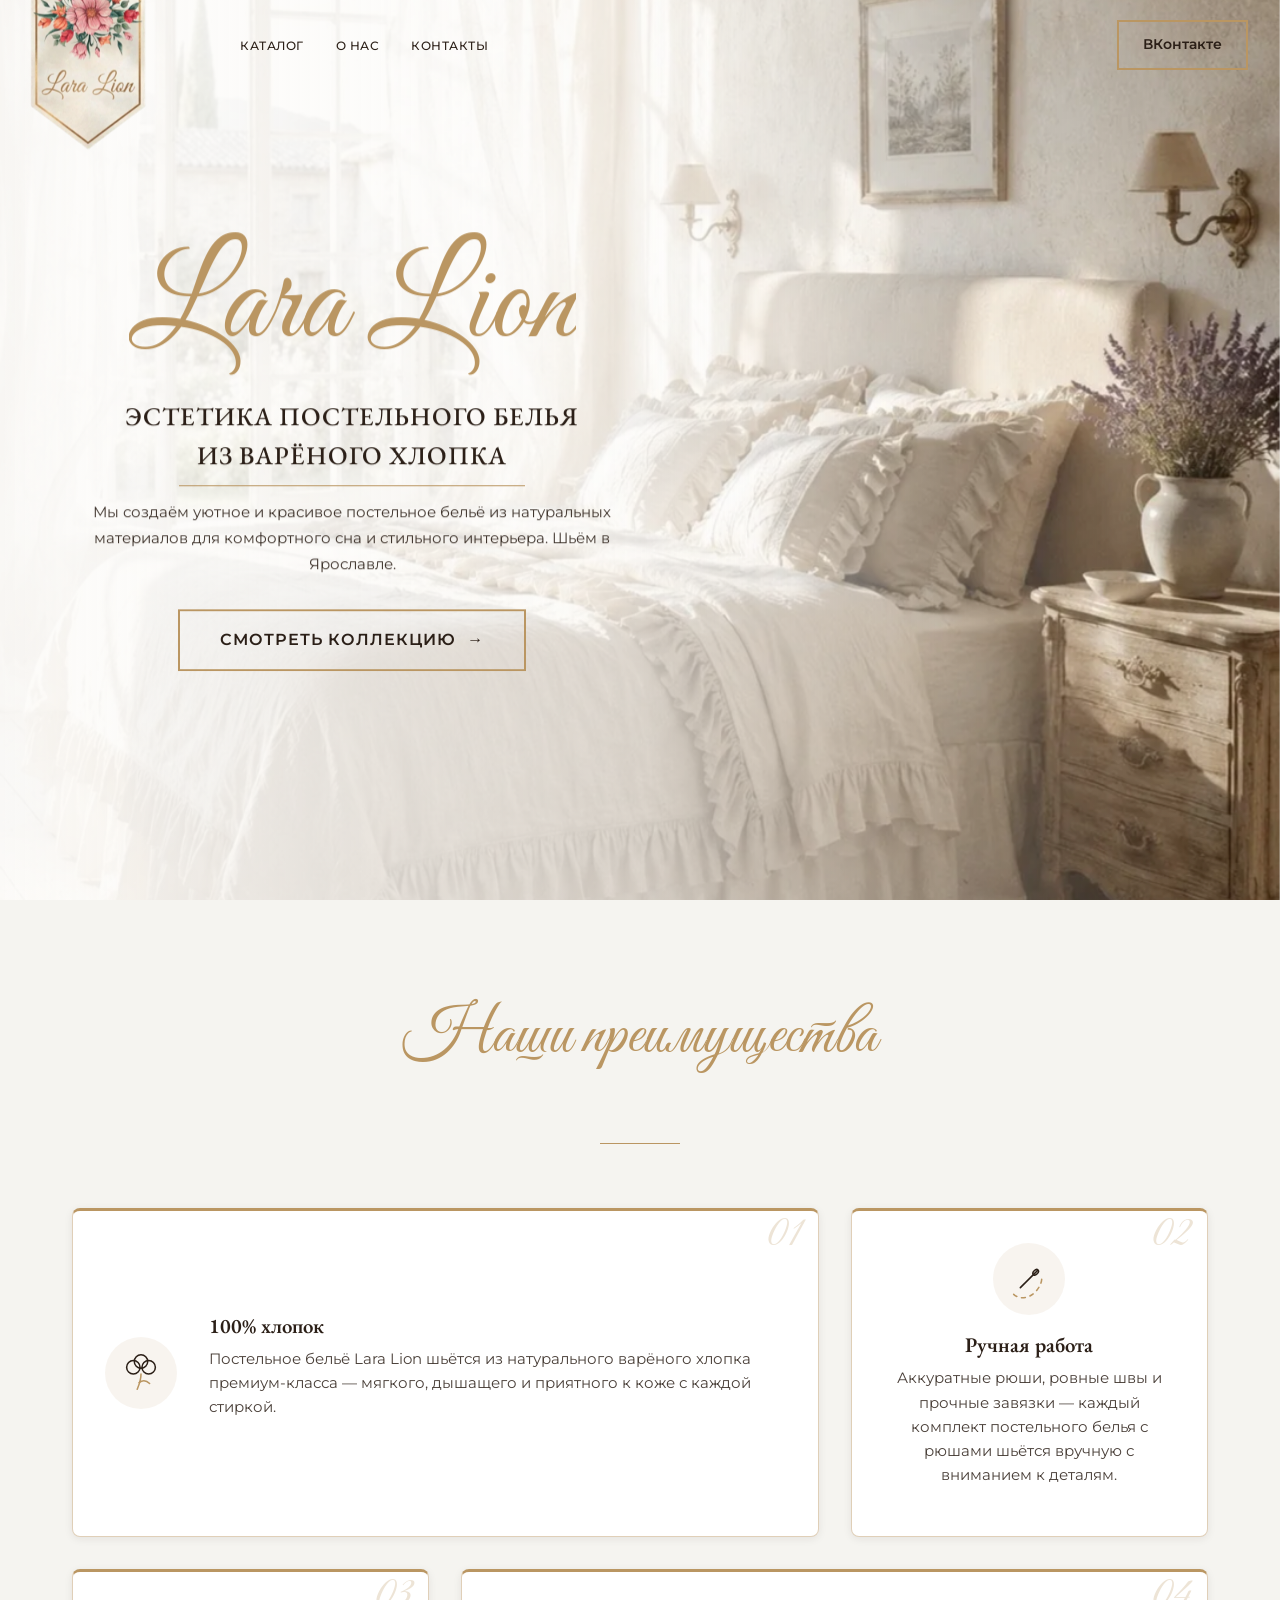
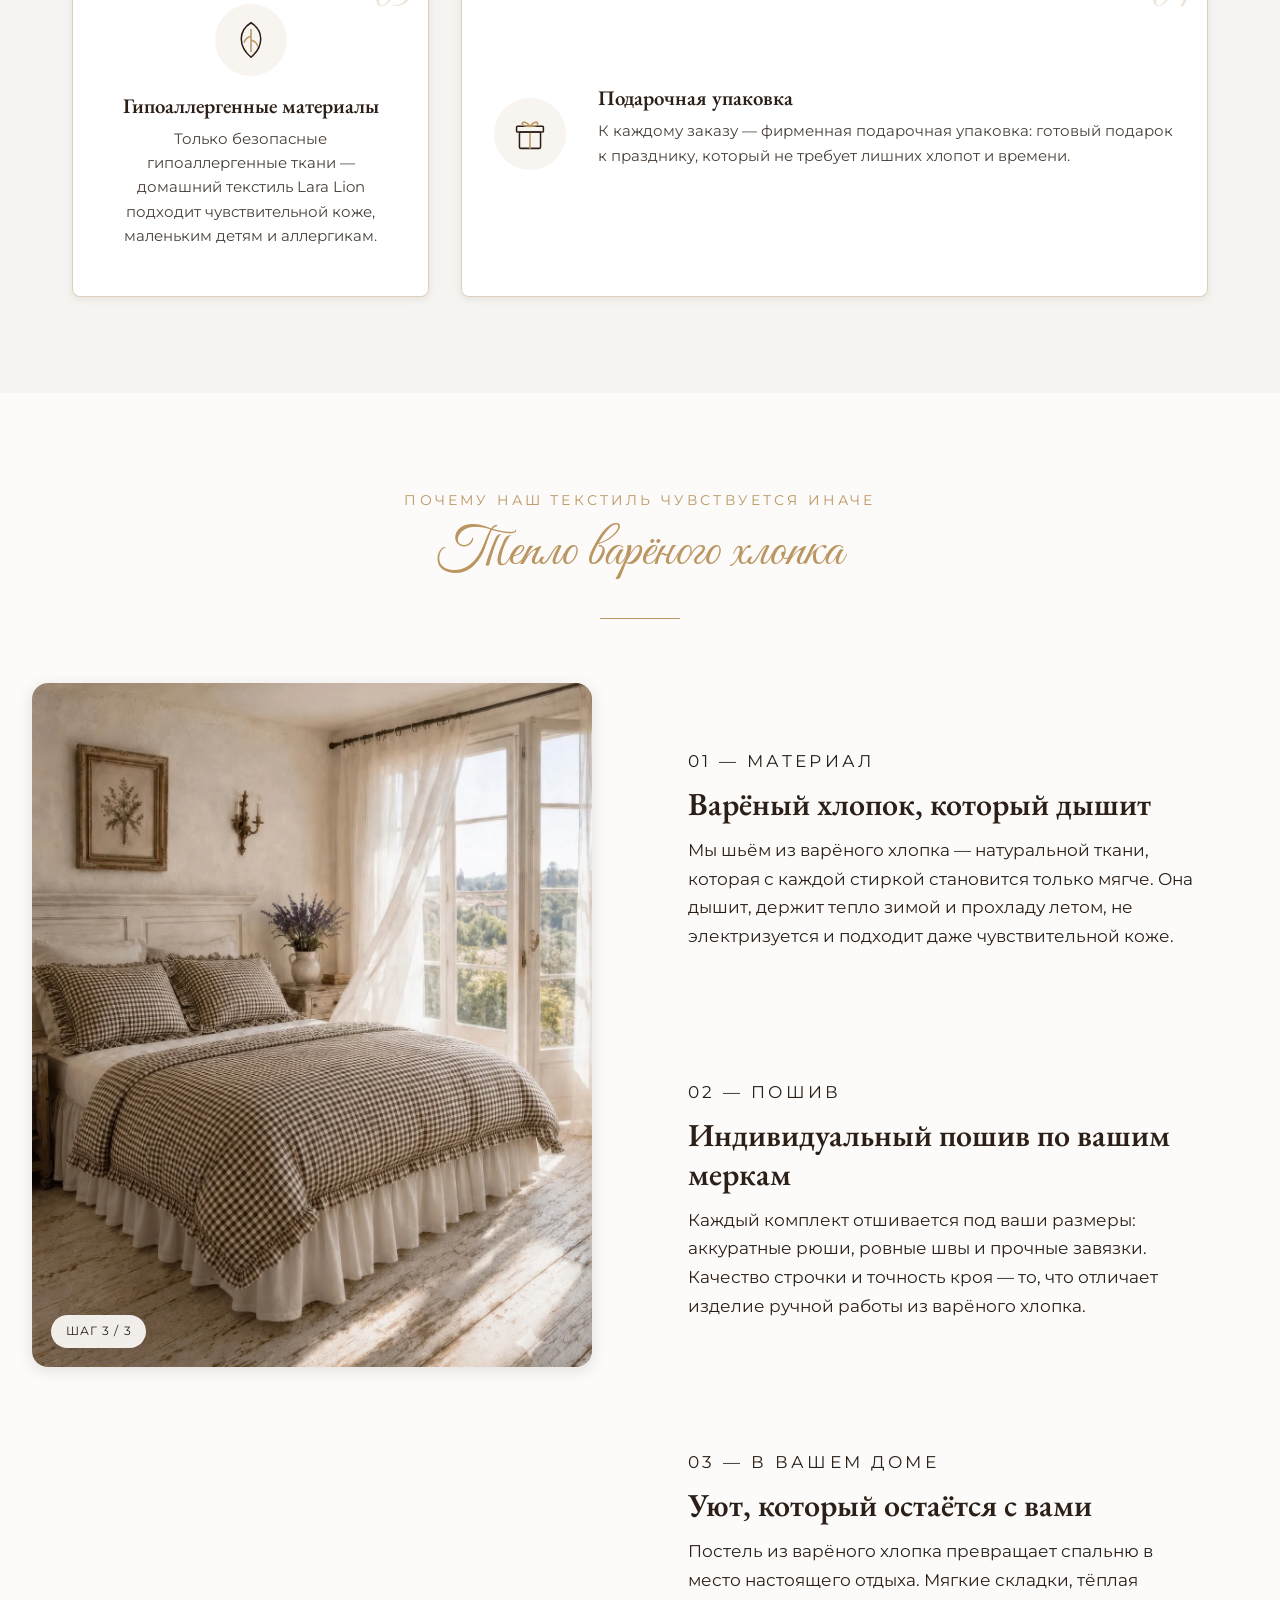
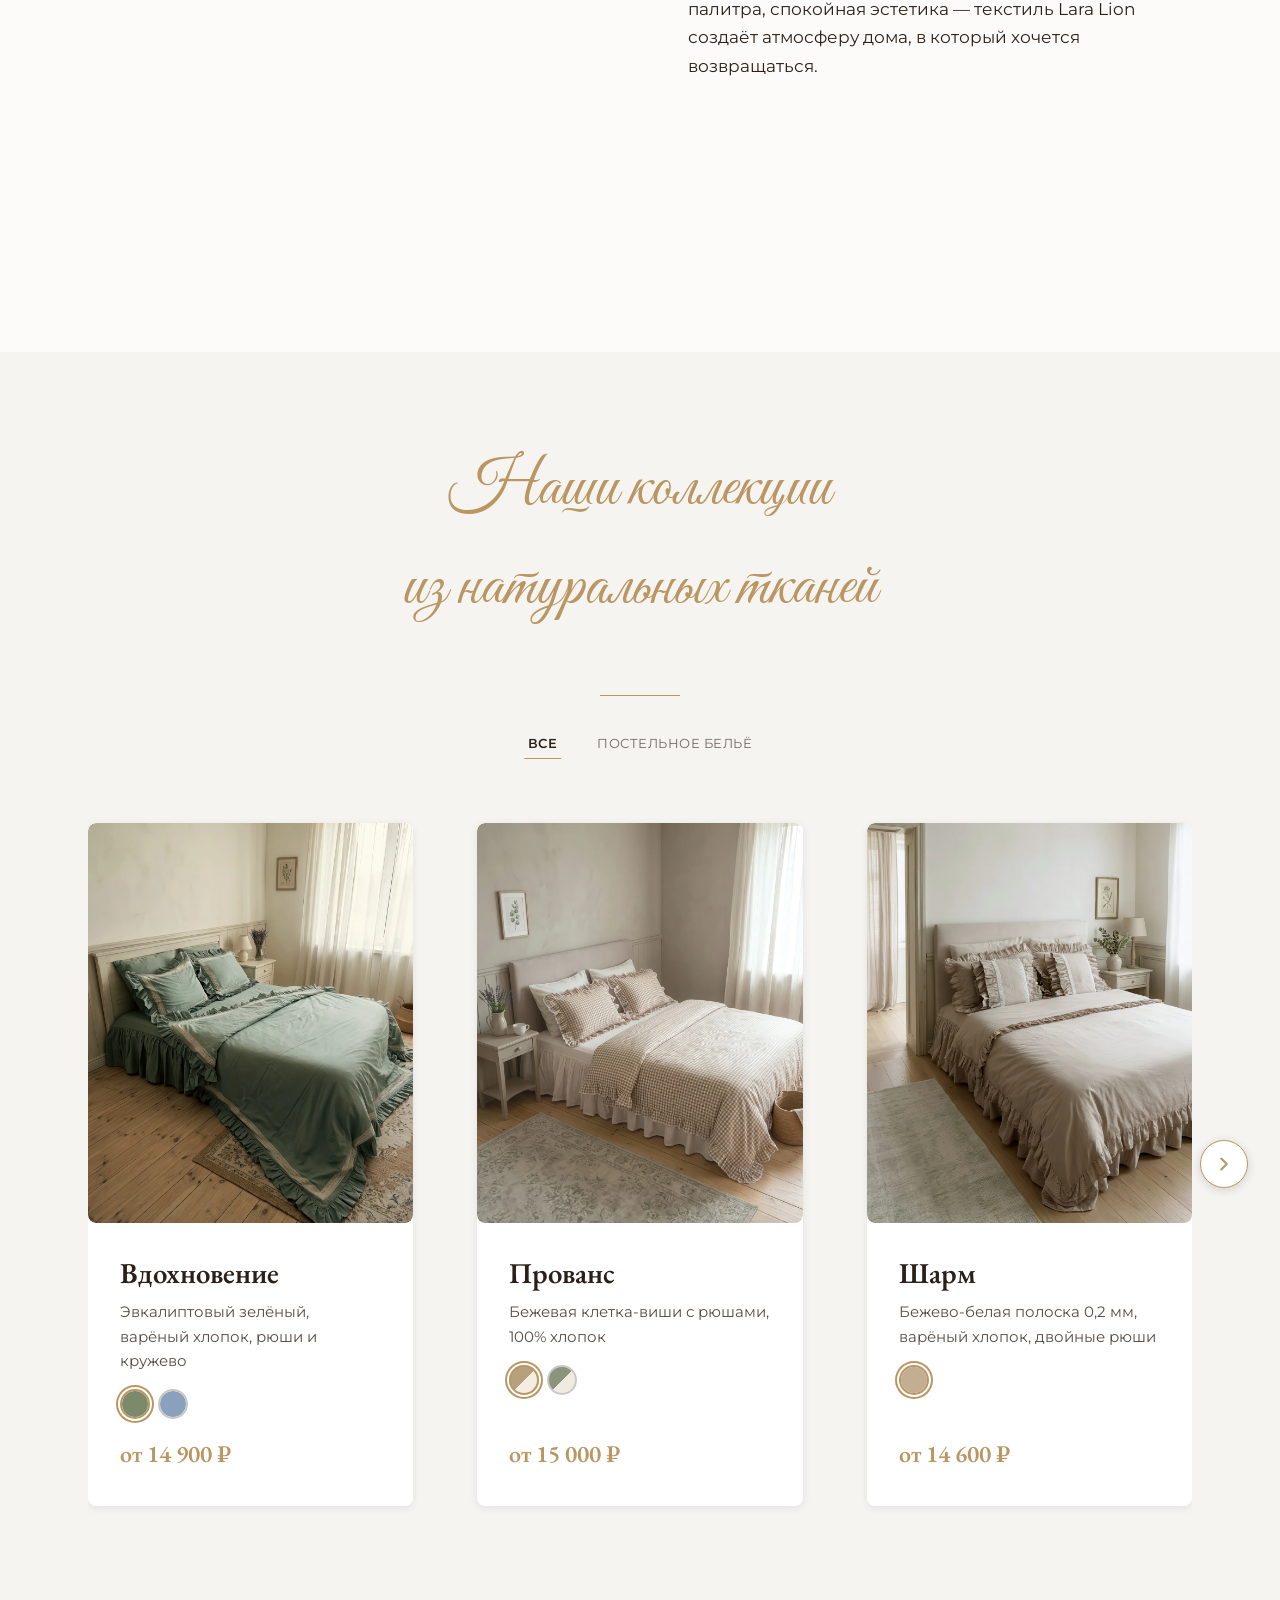
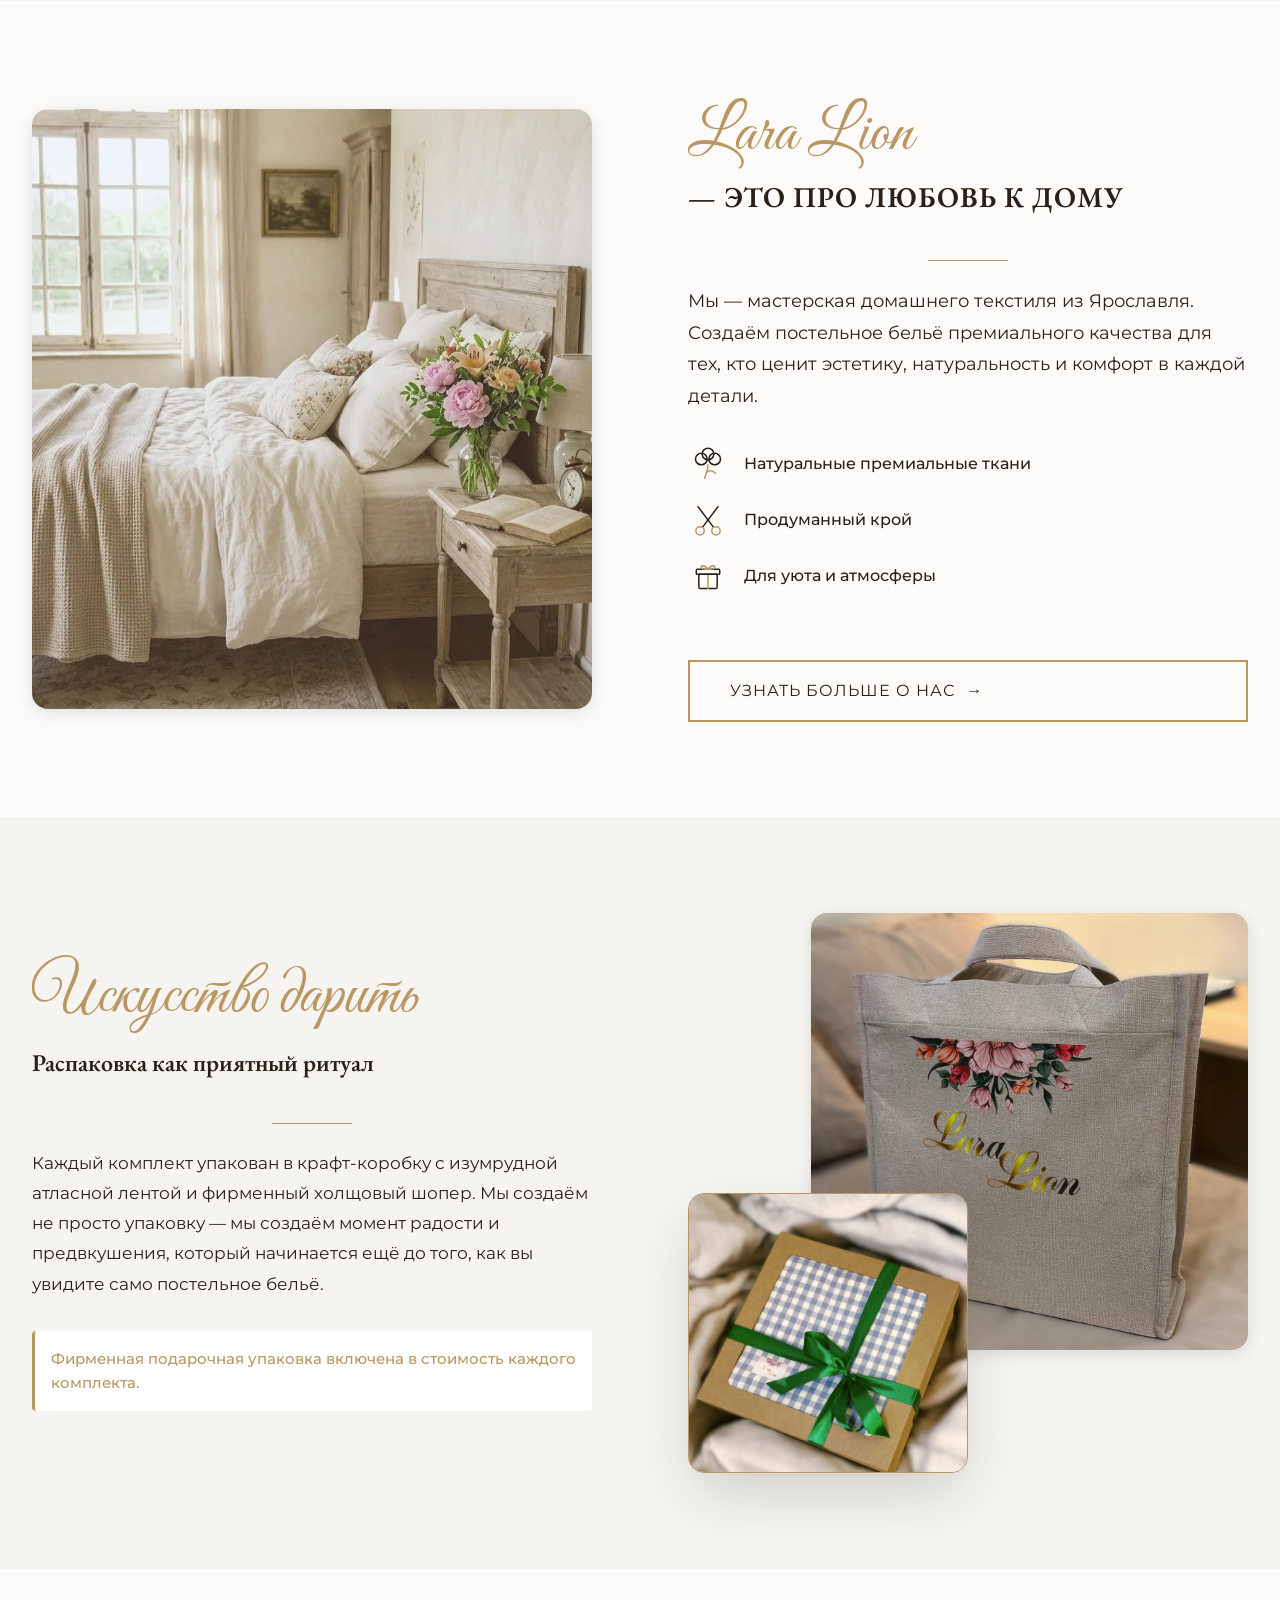
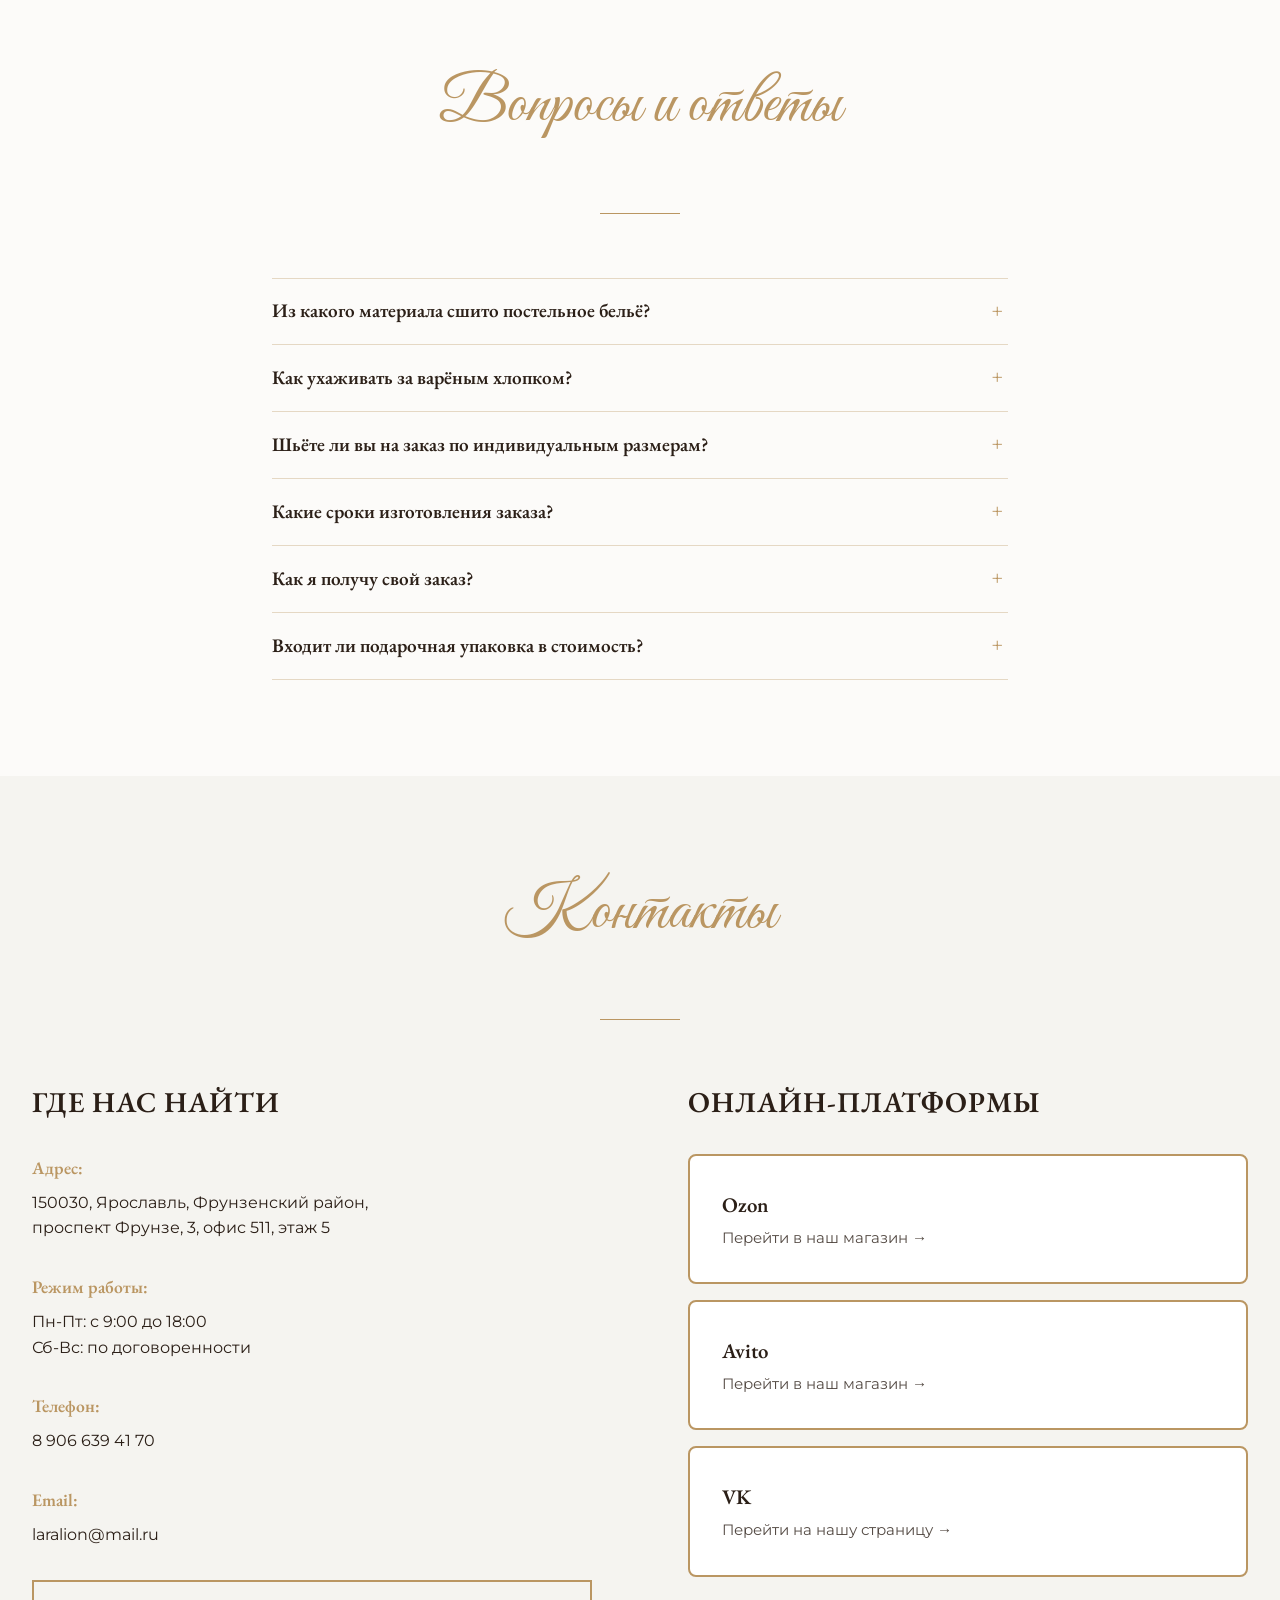
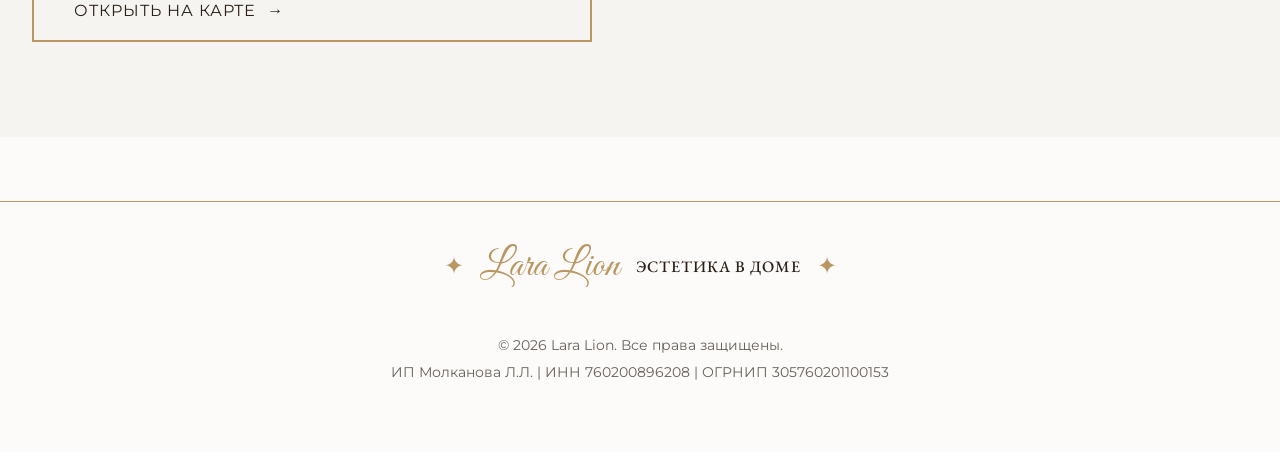
<file: index.html>
<!DOCTYPE html>
<html lang="ru">
<head>
    <meta charset="UTF-8">
    <meta name="viewport" content="width=device-width, initial-scale=1.0">

    <!-- Безопасность (Слой 1: работает на любом хостинге, включая GitHub Pages) -->
    <meta name="referrer" content="strict-origin-when-cross-origin">
    <meta http-equiv="Content-Security-Policy" content="default-src 'self'; script-src 'self'; style-src 'self' 'unsafe-inline'; font-src 'self'; img-src 'self' data:; connect-src 'self'; object-src 'none'; base-uri 'self'; form-action 'self'">
    <meta name="description" content="Премиальный домашний текстиль Lara Lion в Ярославле: индивидуальный пошив постельного белья из варёного хлопка, кухонного текстиля и тканей по вашим меркам.">
    <meta name="keywords" content="постельное бельё варёный хлопок, постельное бельё с рюшами, купить постельное бельё Ярославль, индивидуальный пошив постельного белья, кухонный текстиль, ателье постельного белья Ярославль, домашний текстиль">
    <meta name="author" content="Lara Lion">
    <title>Постельное бельё из варёного хлопка — Lara Lion, Ярославль</title>
    <!-- При привязке домена laralion.ru вернуть его в canonical/og/JSON-LD, sitemap.xml, robots.txt и ORIGIN пре-рендера -->
    <link rel="canonical" href="https://amolkanov95.github.io/laralion/">

    <!-- Favicon и иконки -->
    <link rel="icon" href="./favicon.ico" sizes="any">
    <link rel="icon" type="image/png" sizes="32x32" href="./images/favicon/favicon-32x32.png">
    <link rel="icon" type="image/png" sizes="16x16" href="./images/favicon/favicon-16x16.png">
    <link rel="apple-touch-icon" href="./images/favicon/apple-touch-icon.png">
    <link rel="manifest" href="./site.webmanifest">

    <!-- Open Graph для социальных сетей -->
    <meta property="og:type" content="website">
    <meta property="og:locale" content="ru_RU">
    <meta property="og:title" content="Lara Lion | Премиальный домашний текстиль из варёного хлопка">
    <meta property="og:description" content="Индивидуальный пошив постельного белья с рюшами, кухонного текстиля и тканей по вашим меркам в Ярославле. Фирменная подарочная упаковка включена.">
    <meta property="og:url" content="https://amolkanov95.github.io/laralion/">
    <meta property="og:image" content="https://amolkanov95.github.io/laralion/images/og-image.jpg">
    <meta property="og:image:type" content="image/jpeg">
    <meta property="og:image:width" content="1200">
    <meta property="og:image:height" content="630">
    <meta property="og:image:alt" content="Спальня с постельным бельём Lara Lion из варёного хлопка">
    <meta property="og:site_name" content="Lara Lion">

    <!-- Twitter / X -->
    <meta name="twitter:card" content="summary_large_image">
    <meta name="twitter:title" content="Lara Lion | Премиальный домашний текстиль из варёного хлопка">
    <meta name="twitter:description" content="Пошив постельного белья из варёного хлопка и кухонного текстиля в Ярославле.">
    <meta name="twitter:image" content="https://amolkanov95.github.io/laralion/images/og-image.jpg">

    <!-- Preload критических ресурсов (адаптивно по ширине экрана) -->
    <link rel="preload" as="image" type="image/webp" href="./images/hero-desktop.webp" media="(min-width: 769px)">
    <link rel="preload" as="image" type="image/webp" href="./images/hero-mobile.webp" media="(max-width: 768px)">
    <!-- Два начертания первого экрана: каллиграфия бренда и кириллица заголовков.
         Стартуют сразу, не дожидаясь разбора CSS — иначе золотой текст
         несколько секунд показывается запасным шрифтом. -->
    <link rel="preload" as="font" type="font/woff2" href="./fonts/greatvibes-latin.woff2" crossorigin>
    <link rel="preload" as="font" type="font/woff2" href="./fonts/ebgaramond-cyrillic.woff2" crossorigin>

    <!-- Шрифты — локальные копии Google Fonts (см. css/fonts.css) -->
    <link rel="stylesheet" href="./css/fonts.css">

    <!-- Подключение CSS-модулей -->
    <link rel="stylesheet" href="./css/variables.css">
    <link rel="stylesheet" href="./css/base.css">
    <link rel="stylesheet" href="./css/header.css">
    <link rel="stylesheet" href="./css/hero.css">
    <link rel="stylesheet" href="./css/quality.css">
    <link rel="stylesheet" href="./css/collections.css">
    <link rel="stylesheet" href="./css/modal.css">
    <link rel="stylesheet" href="./css/lightbox.css">
    <link rel="stylesheet" href="./css/about.css">
    <link rel="stylesheet" href="./css/story.css">
    <link rel="stylesheet" href="./css/gifting.css">
    <link rel="stylesheet" href="./css/faq.css">
    <link rel="stylesheet" href="./css/contacts.css">
    <link rel="stylesheet" href="./css/footer.css">
    <link rel="stylesheet" href="./css/animations.css">
    <link rel="stylesheet" href="./css/mobile-fixes.css">

    <!-- Структурированные данные: организация (LocalBusiness / HomeGoodsStore) -->
    <script type="application/ld+json">
    {
      "@context": "https://schema.org",
      "@type": "HomeGoodsStore",
      "name": "Lara Lion",
      "image": "https://amolkanov95.github.io/laralion/images/og-image.jpg",
      "@id": "https://amolkanov95.github.io/laralion/#localbusiness",
      "url": "https://amolkanov95.github.io/laralion/",
      "telephone": "+79066394170",
      "email": "laralion@mail.ru",
      "priceRange": "$$",
      "address": {
        "@type": "PostalAddress",
        "streetAddress": "проспект Фрунзе, 3, офис 511",
        "addressLocality": "Ярославль",
        "postalCode": "150030",
        "addressCountry": "RU"
      },
      "openingHoursSpecification": {
        "@type": "OpeningHoursSpecification",
        "dayOfWeek": ["Monday","Tuesday","Wednesday","Thursday","Friday"],
        "opens": "09:00",
        "closes": "18:00"
      },
      "sameAs": [
        "https://vk.ru/creativeworkshop_yar",
        "https://ozon.ru/s/lara-lion",
        "https://www.avito.ru/user/a473e347f13379228ba139453378b361/profile"
      ]
    }
    </script>

    <!-- Структурированные данные: FAQ (тексты = видимой секции #faq) -->
    <script type="application/ld+json">
    {
      "@context": "https://schema.org",
      "@type": "FAQPage",
      "mainEntity": [
        {
          "@type": "Question",
          "name": "Из какого материала сшито постельное бельё?",
          "acceptedAnswer": { "@type": "Answer", "text": "Всё постельное бельё Lara Lion шьётся из 100% варёного хлопка премиум-класса. Это натуральная ткань, прошедшая особую обработку: она мягкая с первого прикосновения, дышащая и приятная к коже, а с каждой стиркой становится только нежнее." }
        },
        {
          "@type": "Question",
          "name": "Как ухаживать за варёным хлопком?",
          "acceptedAnswer": { "@type": "Answer", "text": "Стирайте при 30–40° в деликатном режиме мягкими средствами без хлорного отбеливателя, отжим — на низких оборотах. Гладить не обязательно: мягкая «мятая» фактура — природная особенность варёного хлопка и часть его очарования." }
        },
        {
          "@type": "Question",
          "name": "Шьёте ли вы на заказ по индивидуальным размерам?",
          "acceptedAnswer": { "@type": "Answer", "text": "Да, шьём комплекты по вашим меркам — под нестандартные матрасы, одеяла и подушки. Также есть готовые комплекты: их можно заказать напрямую или в наших магазинах на Ozon и Avito." }
        },
        {
          "@type": "Question",
          "name": "Какие сроки изготовления заказа?",
          "acceptedAnswer": { "@type": "Answer", "text": "Сроки зависят от состава заказа — в среднем пошив занимает около 3 дней. Точный срок подтвердим при оформлении заказа." }
        },
        {
          "@type": "Question",
          "name": "Как я получу свой заказ?",
          "acceptedAnswer": { "@type": "Answer", "text": "Отправляем заказы СДЭК и Почтой России по всей России, работает Авито-доставка, а заказы на маркетплейсах доставляют их собственные службы." }
        },
        {
          "@type": "Question",
          "name": "Входит ли подарочная упаковка в стоимость?",
          "acceptedAnswer": { "@type": "Answer", "text": "Да. Каждый комплект упакован в крафт-коробку с изумрудной атласной лентой и фирменный холщовый шопер — готовый подарок, не требующий лишних хлопот. Упаковка включена в стоимость." }
        }
      ]
    }
    </script>

    <!-- Статический JSON-LD каталога — генерируется scripts/prerender-catalog.mjs, руками не править -->
    <!-- prerender:jsonld:start -->
    <script type="application/ld+json">
{
  "@context": "https://schema.org",
  "@type": "ItemList",
  "itemListElement": [
    {
      "@type": "ListItem",
      "position": 1,
      "item": {
        "@type": "Product",
        "name": "Вдохновение",
        "description": "Варёный хлопок с рюшами и кружевом",
        "brand": {
          "@type": "Brand",
          "name": "Lara Lion"
        },
        "image": "https://amolkanov95.github.io/laralion/collections/vdohnovenie-zelenyy-1.webp",
        "offers": {
          "@type": "AggregateOffer",
          "priceCurrency": "RUB",
          "lowPrice": 14900,
          "offerCount": 2,
          "availability": "https://schema.org/InStock"
        }
      }
    },
    {
      "@type": "ListItem",
      "position": 2,
      "item": {
        "@type": "Product",
        "name": "Прованс",
        "description": "Клетка-виши с рюшами, 100% хлопок",
        "brand": {
          "@type": "Brand",
          "name": "Lara Lion"
        },
        "image": "https://amolkanov95.github.io/laralion/collections/provans-bezhevyy-1.webp",
        "offers": {
          "@type": "AggregateOffer",
          "priceCurrency": "RUB",
          "lowPrice": 15000,
          "offerCount": 2,
          "availability": "https://schema.org/InStock"
        }
      }
    },
    {
      "@type": "ListItem",
      "position": 3,
      "item": {
        "@type": "Product",
        "name": "Шарм",
        "description": "Бежево-белая полоска, варёный хлопок, двойные рюши",
        "brand": {
          "@type": "Brand",
          "name": "Lara Lion"
        },
        "image": "https://amolkanov95.github.io/laralion/collections/sharm-1.webp",
        "offers": {
          "@type": "AggregateOffer",
          "priceCurrency": "RUB",
          "lowPrice": 14600,
          "offerCount": 2,
          "availability": "https://schema.org/InStock"
        }
      }
    },
    {
      "@type": "ListItem",
      "position": 4,
      "item": {
        "@type": "Product",
        "name": "Классика",
        "description": "Кофейно-коричневый, варёный хлопок в клетку",
        "brand": {
          "@type": "Brand",
          "name": "Lara Lion"
        },
        "image": "https://amolkanov95.github.io/laralion/collections/klassika-1.webp",
        "offers": {
          "@type": "AggregateOffer",
          "priceCurrency": "RUB",
          "lowPrice": 7400,
          "offerCount": 4,
          "availability": "https://schema.org/InStock"
        }
      }
    }
  ]
}
    </script>
    <!-- prerender:jsonld:end -->
</head>
<body>

    <!-- ПРИЁМ 12: прелоадер-вуаль (снимается из awwwards-effects.js) -->
    <div class="preloader" id="preloader" aria-hidden="true" role="presentation">
        <div class="pl-inner">
            <div class="pl-brand">Lara Lion</div>
            <div class="pl-sub">Эстетика в доме</div>
        </div>
    </div>
    <!-- Failsafe прелоадера вынесен в отдельный файл ради строгой CSP (script-src 'self') -->
    <script src="./js/preloader-failsafe.js"></script>

    <!-- ============================================
         ШАПКА САЙТА (HEADER)
    ============================================ -->
    <header>
        <!-- Логотип слева -->
        <span class="header-logo-wrap">
            <img src="./images/logo.webp" alt="Lara Lion" class="header-logo" width="400" height="400">
        </span>

        <!-- Навигационное меню по центру -->
        <nav aria-label="Основная навигация">
            <ul class="header-nav">
                <li><a href="#collections">Каталог</a></li>
                <li><a href="#about">О нас</a></li>
                <li><a href="#contacts">Контакты</a></li>
            </ul>
        </nav>

        <!-- Кнопка ВКонтакте справа (десктоп) -->
        <a href="https://vk.ru/id586451872" target="_blank" rel="noopener" class="header-cta">
            <span>ВКонтакте</span>
        </a>

        <!-- Кнопка вызова меню (мобильные) -->
        <button class="header-burger" type="button" aria-label="Открыть меню" aria-expanded="false" aria-controls="mobile-menu">
            <span></span>
            <span></span>
            <span></span>
        </button>
    </header>

    <!-- ============================================
         ПОЛНОЭКРАННОЕ МОБИЛЬНОЕ МЕНЮ
    ============================================ -->
    <div class="mobile-menu" id="mobile-menu" aria-hidden="true">
        <button class="mobile-menu-close" type="button" aria-label="Закрыть меню"></button>
        <nav class="mobile-menu-nav" aria-label="Мобильное меню">
            <a href="#collections">Каталог</a>
            <a href="#about">О нас</a>
            <a href="#contacts">Контакты</a>
        </nav>
    </div>

    <!-- ============================================
         HERO-БЛОК (ПЕРВЫЙ ЭКРАН)
    ============================================ -->
    <main>
    <section id="hero">
        <!-- Фоновое изображение (адаптивная подмена: десктоп / мобайл) -->
        <picture class="hero-bg" data-px="0.18">
            <source media="(max-width: 768px)" type="image/webp" srcset="./images/hero-mobile.webp">
            <img src="./images/hero-desktop.webp" alt="Спальня Lara Lion" loading="eager">
        </picture>

        <!-- Полупрозрачный оверлей -->
        <div class="hero-overlay"></div>

        <!-- Контентная область -->
        <div class="hero-content" data-px="-0.10">
            <!-- Фирменная каллиграфическая надпись -->
            <div class="hero-brand kinetic-title">
                <span class="line-mask"><span class="line-inner">Lara Lion</span></span>
            </div>

            <!-- Основной заголовок -->
            <h1 class="hero-title kinetic-title">
                <span class="line-mask"><span class="line-inner">ЭСТЕТИКА ПОСТЕЛЬНОГО БЕЛЬЯ</span></span>
                <span class="line-mask"><span class="line-inner">ИЗ ВАРЁНОГО ХЛОПКА</span></span>
            </h1>

            <!-- Золотой разделитель -->
            <div class="hero-divider"></div>

            <!-- Подзаголовок -->
            <p class="hero-subtitle">
                Мы создаём уютное и красивое постельное бельё из натуральных материалов для комфортного сна и стильного интерьера. Шьём в Ярославле.
            </p>

            <!-- Кнопка CTA -->
            <a href="#collections" class="hero-cta" data-magnetic>
                <span class="m-label">
                    <span>Смотреть коллекцию</span>
                    <span>→</span>
                </span>
            </a>
        </div>
    </section>

    <!-- ============================================
         БЛОК ПРЕИМУЩЕСТВ (QUALITY)
    ============================================ -->
    <section id="quality">
        <div class="quality-container">
            <!-- Заголовок секции -->
            <h2 class="section-title kinetic-title">
                <span class="line-mask"><span class="line-inner">Наши преимущества</span></span>
            </h2>
            <div class="gold-divider"></div>

            <!-- Bento-сетка из 4 преимуществ: 01 и 04 укрупнены (span 2).
                 Иконки — линейные inline-SVG (стили и анимации в quality.css) -->
            <ul class="quality-grid" role="list">
                <!-- 01: Варёный хлопок (укрупнённая) -->
                <li class="quality-card quality-card--wide">
                    <span class="quality-num" aria-hidden="true">01</span>
                    <span class="quality-icon-wrap" aria-hidden="true">
                        <svg class="quality-icon icon-cotton" viewBox="0 0 48 48" focusable="false">
                            <circle cx="24" cy="12" r="7"/>
                            <circle cx="16" cy="18" r="7"/>
                            <circle cx="32" cy="18" r="7"/>
                            <path class="accent" d="M24 25c0 7-2 11-4 16"/>
                            <path class="accent" d="M22 34c4-3 8-2 11 1"/>
                        </svg>
                    </span>
                    <div class="quality-content">
                        <h3 class="quality-title">100% хлопок</h3>
                        <p class="quality-description">Постельное бельё Lara Lion шьётся из натурального варёного хлопка премиум-класса — мягкого, дышащего и приятного к коже с каждой стиркой.</p>
                    </div>
                </li>

                <!-- 02: Ручная работа -->
                <li class="quality-card">
                    <span class="quality-num" aria-hidden="true">02</span>
                    <span class="quality-icon-wrap" aria-hidden="true">
                        <svg class="quality-icon icon-stitch" viewBox="0 0 48 48" focusable="false">
                            <path d="M15 33 L33 15"/>
                            <ellipse cx="31" cy="17" rx="2.2" ry="3.4" transform="rotate(45 31 17)"/>
                            <path class="accent thread" d="M8 40 C14 46 26 44 32 36 C36 31 38 26 37 21"/>
                        </svg>
                    </span>
                    <div class="quality-content">
                        <h3 class="quality-title">Ручная работа</h3>
                        <p class="quality-description">Аккуратные рюши, ровные швы и прочные завязки — каждый комплект постельного белья с рюшами шьётся вручную с вниманием к деталям.</p>
                    </div>
                </li>

                <!-- 03: Гипоаллергенные материалы -->
                <li class="quality-card">
                    <span class="quality-num" aria-hidden="true">03</span>
                    <span class="quality-icon-wrap" aria-hidden="true">
                        <svg class="quality-icon icon-leaf" viewBox="0 0 48 48" focusable="false">
                            <path d="M24 6 C37 14 38 30 24 42 C10 30 11 14 24 6 Z"/>
                            <path class="accent vein" d="M24 13 L24 36 M24 20 C20 21 18 23 17 26 M24 24 C28 25 30 27 31 30"/>
                        </svg>
                    </span>
                    <div class="quality-content">
                        <h3 class="quality-title">Гипоаллергенные материалы</h3>
                        <p class="quality-description">Только безопасные гипоаллергенные ткани — домашний текстиль Lara Lion подходит чувствительной коже, маленьким детям и аллергикам.</p>
                    </div>
                </li>

                <!-- 04: Подарочная упаковка (укрупнённая) -->
                <li class="quality-card quality-card--wide">
                    <span class="quality-num" aria-hidden="true">04</span>
                    <span class="quality-icon-wrap" aria-hidden="true">
                        <svg class="quality-icon icon-box" viewBox="0 0 48 48" focusable="false">
                            <rect x="13" y="22" width="22" height="17" rx="1.5"/>
                            <path class="accent" d="M24 22 L24 39"/>
                            <g class="lid">
                                <rect x="10" y="16" width="28" height="6" rx="1"/>
                                <path class="accent" d="M24 16 C20 10 15 11 16 14 C17 16 21 16 24 16 C27 16 31 16 32 14 C33 11 28 10 24 16 Z"/>
                            </g>
                        </svg>
                    </span>
                    <div class="quality-content">
                        <h3 class="quality-title">Подарочная упаковка</h3>
                        <p class="quality-description">К каждому заказу — фирменная подарочная упаковка: готовый подарок к празднику, который не требует лишних хлопот и времени.</p>
                    </div>
                </li>
            </ul>
        </div>
    </section>

    <!-- ============================================
         БЛОК STORY — «Тепло варёного хлопка»
    ============================================ -->
    <section id="story" aria-labelledby="story-heading">
        <div class="story-container">
            <div class="story-head">
                <p class="story-eyebrow">Почему наш текстиль чувствуется иначе</p>
                <h2 id="story-heading" class="story-title kinetic-title">
                    <span class="line-mask"><span class="line-inner">Тепло варёного хлопка</span></span>
                </h2>
                <div class="gold-divider gold-divider--draw"></div>
            </div>

            <div class="story-grid">
                <!-- Закреплённое фото (десктоп) -->
                <div class="story-media">
                    <div class="story-frame is-active" data-frame="0">
                        <img src="./images/story/1.webp" alt="Макрофактура варёного хлопка крупным планом"
                             width="1200" height="1600" loading="lazy">
                    </div>
                    <div class="story-frame" data-frame="1">
                        <img src="./images/story/2.webp" alt="Рюша и ровный шов на постельном белье крупным планом"
                             width="1200" height="1600" loading="lazy">
                    </div>
                    <div class="story-frame" data-frame="2">
                        <img src="./images/story/3.webp" alt="Светлая спальня с постельным бельём Lara Lion из варёного хлопка"
                             width="1200" height="1600" loading="lazy">
                    </div>
                    <span class="story-badge" id="storyBadge">Шаг 1 / 3</span>
                </div>

                <!-- Вкладки-главы (только мобайл ≤768px): тап переключает кадр
                     в .story-media и текстовую панель шага. На десктопе скрыты —
                     там кадры сменяет прокрутка (scroll-animations.js). -->
                <div class="story-tabs" role="tablist" aria-label="Шаги рассказа">
                    <button type="button" class="story-tab is-active" role="tab" aria-selected="true" data-step-tab="0">01 · Материал</button>
                    <button type="button" class="story-tab" role="tab" aria-selected="false" data-step-tab="1">02 · Пошив</button>
                    <button type="button" class="story-tab" role="tab" aria-selected="false" data-step-tab="2">03 · Дом</button>
                </div>

                <!-- Текстовые шаги. На мобайле — панели вкладок (видна .is-current);
                     фото шагам не нужны: кадры показывает .story-media -->
                <div class="story-steps">
                    <article class="story-step is-current" data-step="0">
                        <div class="story-step-inner">
                            <p class="story-num">01 — Материал</p>
                            <h3>Варёный хлопок, который дышит</h3>
                            <p>Мы шьём из варёного хлопка — натуральной ткани, которая с каждой стиркой становится только мягче. Она дышит, держит тепло зимой и прохладу летом, не электризуется и подходит даже чувствительной коже.</p>
                        </div>
                    </article>
                    <article class="story-step" data-step="1">
                        <div class="story-step-inner">
                            <p class="story-num">02 — Пошив</p>
                            <h3>Индивидуальный пошив по вашим меркам</h3>
                            <p>Каждый комплект отшивается под ваши размеры: аккуратные рюши, ровные швы и прочные завязки. Качество строчки и точность кроя — то, что отличает изделие ручной работы из варёного хлопка.</p>
                        </div>
                    </article>
                    <article class="story-step" data-step="2">
                        <div class="story-step-inner">
                            <p class="story-num">03 — В вашем доме</p>
                            <h3>Уют, который остаётся с вами</h3>
                            <p>Постель из варёного хлопка превращает спальню в место настоящего отдыха. Мягкие складки, тёплая палитра, спокойная эстетика — текстиль Lara Lion создаёт атмосферу дома, в который хочется возвращаться.</p>
                        </div>
                    </article>
                </div>
            </div>
        </div>
    </section>

    <!-- ============================================
         БЛОК КОЛЛЕКЦИЙ (COLLECTIONS)
    ============================================ -->
    <section id="collections">
        <div class="collections-container">
            <!-- Заголовок секции -->
            <h2 class="section-title kinetic-title">
                <span class="line-mask"><span class="line-inner">Наши коллекции</span></span>
                <span class="line-mask"><span class="line-inner">из натуральных тканей</span></span>
            </h2>
            <div class="gold-divider"></div>

            <!-- Линейка вкладок-фильтров по категориям -->
            <div class="catalog-filters" role="group" aria-label="Фильтр каталога по категориям">
                <button type="button" class="catalog-filter is-active" data-filter="all" aria-pressed="true">Все</button>
                <button type="button" class="catalog-filter" data-filter="bedding" aria-pressed="false">Постельное бельё</button>
                <button type="button" class="catalog-filter" data-filter="kitchen" aria-pressed="false">Кухонный текстиль</button>
                <button type="button" class="catalog-filter" data-filter="fabrics" aria-pressed="false">Ткани</button>
            </div>

            <!-- Слайдер каталога: десктоп — transform-дорожка со стрелками,
                 мобильный — нативный scroll-snap свайп. Трек .collections-grid
                 рендерится из js/products.js через js/catalog-render.js -->
            <div class="catalog-slider">
                <button type="button" class="catalog-arrow catalog-arrow--prev" aria-label="Предыдущие товары" hidden>
                    <svg viewBox="0 0 24 24" fill="none" stroke="currentColor" stroke-width="2.25" stroke-linecap="round" stroke-linejoin="round" aria-hidden="true" focusable="false"><polyline points="15 18 9 12 15 6"></polyline></svg>
                </button>
                <div class="catalog-viewport">
                    <div class="collections-grid"><!-- prerender:cards:start -->
                <article class="collection-card" data-product="vdohnovenie" data-category="bedding" tabindex="0" aria-label="Вдохновение — открыть карточку товара">
                    <div class="collection-image-wrapper">
                        <img src="./collections/vdohnovenie-zelenyy-1.webp" alt="Комплект постельного белья Вдохновение из варёного хлопка с рюшами и кружевом, эвкалиптовый зелёный" class="collection-image" loading="lazy">
                        <div class="card-veil" aria-hidden="true">
                            <span>Смотреть</span>
                            <span class="card-veil-arrow">→</span>
                        </div>
                    </div>
                    <div class="collection-content">
                        <h3 class="collection-name">Вдохновение</h3>
                        <p class="collection-description">Эвкалиптовый зелёный, варёный хлопок, рюши и кружево</p>

                        <div class="color-swatches">
                            <button type="button" class="color-swatch active" aria-label="Цвет: Зелёный" data-color="Зелёный" data-image="./collections/vdohnovenie-zelenyy-1.webp" data-description="Эвкалиптовый зелёный, варёный хлопок, рюши и кружево" title="Зелёный" style="background-color: #7C8A6B"></button>
                            <button type="button" class="color-swatch " aria-label="Цвет: Синий" data-color="Синий" data-image="./collections/vdohnovenie-siniy-1.webp" data-description="Пыльно-голубой, варёный хлопок, рюши и кружево" title="Синий" style="background-color: #8AA0BC"></button>
                        </div>

                        <div class="price-row">
                            <p class="collection-price">от 14 900 ₽</p>
                            <button type="button" class="collection-circle" tabindex="-1" aria-label="Смотреть — Вдохновение">
                                <svg viewBox="0 0 24 24" fill="none" stroke="currentColor" stroke-width="2.25" stroke-linecap="round" stroke-linejoin="round" aria-hidden="true" focusable="false"><line x1="5" y1="12" x2="19" y2="12"></line><polyline points="12 5 19 12 12 19"></polyline></svg>
                            </button>
                        </div>
                    </div>
                </article>
                <article class="collection-card" data-product="provans" data-category="bedding" tabindex="0" aria-label="Прованс — открыть карточку товара">
                    <div class="collection-image-wrapper">
                        <img src="./collections/provans-bezhevyy-1.webp" alt="Комплект постельного белья Прованс в клетку-виши с рюшами, бежевый, 100% хлопок" class="collection-image" loading="lazy">
                        <div class="card-veil" aria-hidden="true">
                            <span>Смотреть</span>
                            <span class="card-veil-arrow">→</span>
                        </div>
                    </div>
                    <div class="collection-content">
                        <h3 class="collection-name">Прованс</h3>
                        <p class="collection-description">Бежевая клетка-виши с рюшами, 100% хлопок</p>

                        <div class="color-swatches">
                            <button type="button" class="color-swatch active" aria-label="Цвет: Бежевый" data-color="Бежевый" data-image="./collections/provans-bezhevyy-1.webp" data-description="Бежевая клетка-виши с рюшами, 100% хлопок" title="Бежевый" style="background: linear-gradient(135deg, #B7A07E 0 50%, #F3EDE2 50% 100%)"></button>
                            <button type="button" class="color-swatch " aria-label="Цвет: Зелёный" data-color="Зелёный" data-image="./collections/provans-zelenyy-1.webp" data-description="Зелёная клетка-виши с рюшами, 100% хлопок" title="Зелёный" style="background: linear-gradient(135deg, #8C9479 0 50%, #F0EBDF 50% 100%)"></button>
                        </div>

                        <div class="price-row">
                            <p class="collection-price">от 15 000 ₽</p>
                            <button type="button" class="collection-circle" tabindex="-1" aria-label="Смотреть — Прованс">
                                <svg viewBox="0 0 24 24" fill="none" stroke="currentColor" stroke-width="2.25" stroke-linecap="round" stroke-linejoin="round" aria-hidden="true" focusable="false"><line x1="5" y1="12" x2="19" y2="12"></line><polyline points="12 5 19 12 12 19"></polyline></svg>
                            </button>
                        </div>
                    </div>
                </article>
                <article class="collection-card" data-product="sharm" data-category="bedding" tabindex="0" aria-label="Шарм — открыть карточку товара">
                    <div class="collection-image-wrapper">
                        <img src="./collections/sharm-1.webp" alt="Комплект постельного белья Шарм из варёного хлопка с двойными рюшами, бежево-белая полоска 0,2 мм" class="collection-image" loading="lazy">
                        <div class="card-veil" aria-hidden="true">
                            <span>Смотреть</span>
                            <span class="card-veil-arrow">→</span>
                        </div>
                    </div>
                    <div class="collection-content">
                        <h3 class="collection-name">Шарм</h3>
                        <p class="collection-description">Бежево-белая полоска 0,2 мм, варёный хлопок, двойные рюши</p>

                        <div class="color-swatches">
                            <button type="button" class="color-swatch active" aria-label="Цвет: Натуральный" data-color="Натуральный" data-image="./collections/sharm-1.webp" data-description="Бежево-белая полоска 0,2 мм, варёный хлопок, двойные рюши" title="Натуральный" style="background-color: #C3AE91"></button>
                        </div>

                        <div class="price-row">
                            <p class="collection-price">от 14 600 ₽</p>
                            <button type="button" class="collection-circle" tabindex="-1" aria-label="Смотреть — Шарм">
                                <svg viewBox="0 0 24 24" fill="none" stroke="currentColor" stroke-width="2.25" stroke-linecap="round" stroke-linejoin="round" aria-hidden="true" focusable="false"><line x1="5" y1="12" x2="19" y2="12"></line><polyline points="12 5 19 12 12 19"></polyline></svg>
                            </button>
                        </div>
                    </div>
                </article>
                <article class="collection-card" data-product="klassika" data-category="bedding" tabindex="0" aria-label="Классика — открыть карточку товара">
                    <div class="collection-image-wrapper">
                        <img src="./collections/klassika-1.webp" alt="Комплект постельного белья Классика из варёного хлопка в клетку, кофейно-коричневый" class="collection-image" loading="lazy">
                        <div class="card-veil" aria-hidden="true">
                            <span>Смотреть</span>
                            <span class="card-veil-arrow">→</span>
                        </div>
                    </div>
                    <div class="collection-content">
                        <h3 class="collection-name">Классика</h3>
                        <p class="collection-description">Кофейно-коричневый, варёный хлопок в клетку</p>

                        <div class="color-swatches">
                            <button type="button" class="color-swatch active" aria-label="Цвет: Коричневый" data-color="Коричневый" data-image="./collections/klassika-1.webp" data-description="Кофейно-коричневый, варёный хлопок в клетку" title="Коричневый" style="background-color: #7E5B43"></button>
                        </div>

                        <div class="price-row">
                            <p class="collection-price">от 7 400 ₽</p>
                            <button type="button" class="collection-circle" tabindex="-1" aria-label="Смотреть — Классика">
                                <svg viewBox="0 0 24 24" fill="none" stroke="currentColor" stroke-width="2.25" stroke-linecap="round" stroke-linejoin="round" aria-hidden="true" focusable="false"><line x1="5" y1="12" x2="19" y2="12"></line><polyline points="12 5 19 12 12 19"></polyline></svg>
                            </button>
                        </div>
                    </div>
                </article>
                    <!-- prerender:cards:end --></div>
                </div>
                <button type="button" class="catalog-arrow catalog-arrow--next" aria-label="Следующие товары" hidden>
                    <svg viewBox="0 0 24 24" fill="none" stroke="currentColor" stroke-width="2.25" stroke-linecap="round" stroke-linejoin="round" aria-hidden="true" focusable="false"><polyline points="9 18 15 12 9 6"></polyline></svg>
                </button>
            </div>

            <!-- Заглушка для пустых категорий -->
            <div class="catalog-empty" hidden>
                <p class="catalog-empty-text">Скоро появится</p>
            </div>
        </div>
    </section>

    <!-- ============================================
         БЛОК "О НАС" (ABOUT)
    ============================================ -->
    <section id="about">
        <div class="about-container">
            <div class="about-content">
                <!-- Левая колонка: Фото -->
                <div class="about-image-wrapper">
                    <img src="./images/about.webp" alt="О нас — Lara Lion, уютная спальня с постельным бельём премиум качества" class="about-image" data-px-photo="0.08" loading="lazy">
                </div>

                <!-- Правая колонка: Текст -->
                <div class="about-text">
                    <h2 class="about-title kinetic-title">
                        <span class="line-mask"><span class="line-inner">Lara Lion</span></span>
                    </h2>
                    <p class="about-subtitle">— это про любовь к дому</p>
                    <div class="gold-divider" style="margin: 1.5rem auto;"></div>

                    <p class="about-description">
                        Мы — мастерская домашнего текстиля из Ярославля. Создаём постельное бельё премиального качества для тех, кто ценит эстетику, натуральность и комфорт в каждой детали.
                    </p>

                    <!-- 3 пункта с линейными SVG-иконками (стили в about.css) -->
                    <div class="about-features">
                        <div class="about-feature">
                            <svg class="about-feature-icon" viewBox="0 0 48 48" aria-hidden="true" focusable="false">
                                <circle cx="24" cy="12" r="7"/>
                                <circle cx="16" cy="18" r="7"/>
                                <circle cx="32" cy="18" r="7"/>
                                <path class="accent" d="M24 25c0 7-2 11-4 16"/>
                                <path class="accent" d="M22 34c4-3 8-2 11 1"/>
                            </svg>
                            <p>Натуральные премиальные ткани</p>
                        </div>
                        <div class="about-feature">
                            <svg class="about-feature-icon" viewBox="0 0 48 48" aria-hidden="true" focusable="false">
                                <path d="M17.5 32.5 L36 8"/>
                                <path d="M30.5 32.5 L12 8"/>
                                <circle class="pivot" cx="24" cy="24" r="1.5"/>
                                <circle class="accent" cx="14.5" cy="37" r="5"/>
                                <circle class="accent" cx="33.5" cy="37" r="5"/>
                            </svg>
                            <p>Продуманный крой</p>
                        </div>
                        <div class="about-feature">
                            <svg class="about-feature-icon" viewBox="0 0 48 48" aria-hidden="true" focusable="false">
                                <rect x="13" y="22" width="22" height="17" rx="1.5"/>
                                <path class="accent" d="M24 22 L24 39"/>
                                <rect x="10" y="16" width="28" height="6" rx="1"/>
                                <path class="accent" d="M24 16 C20 10 15 11 16 14 C17 16 21 16 24 16 C27 16 31 16 32 14 C33 11 28 10 24 16 Z"/>
                            </svg>
                            <p>Для уюта и атмосферы</p>
                        </div>
                    </div>

                    <a href="#contacts" class="btn" data-magnetic>
                        <span class="m-label">
                            <span>Узнать больше о нас</span>
                            <span>→</span>
                        </span>
                    </a>
                </div>
            </div>
        </div>
    </section>

    <!-- ============================================
         БЛОК "ИСКУССТВО ДАРИТЬ" (GIFTING)
    ============================================ -->
    <section id="gifting">
        <div class="gifting-container">
            <div class="gifting-content">
                <!-- Левая колонка: Текст -->
                <div class="gifting-text">
                    <h2 class="gifting-title kinetic-title">
                        <span class="line-mask"><span class="line-inner">Искусство дарить</span></span>
                    </h2>
                    <p class="gifting-subtitle">Распаковка как приятный ритуал</p>
                    <div class="gold-divider" style="margin: 1.5rem auto;"></div>

                    <p class="gifting-description">
                        Каждый комплект упакован в крафт-коробку с изумрудной атласной лентой и фирменный холщовый шопер.
                        Мы создаём не просто упаковку — мы создаём момент радости и предвкушения, который начинается ещё до того,
                        как вы увидите само постельное бельё.
                    </p>

                    <p class="gifting-note">
                        Фирменная подарочная упаковка включена в стоимость каждого комплекта.
                    </p>
                </div>

                <!-- Правая колонка: Многослойный коллаж -->
                <div class="gifting-collage">
                    <!-- Базовый слой (анкер): шопер, квадрат 1:1 -->
                    <img src="./images/packaging/shopper.webp" alt="Фирменный холщовый шопер Lara Lion" class="gifting-image gifting-base" width="1200" height="1200" loading="lazy">
                    <!-- Накладной слой: коробка, квадрат 1:1, перекрывает левый нижний угол -->
                    <img src="./images/packaging/box.webp" alt="Подарочная крафт-коробка с изумрудной лентой" class="gifting-image gifting-overlay" width="1200" height="1200" loading="lazy">
                </div>
            </div>
        </div>
    </section>

    <!-- ============================================
         БЛОК FAQ (ВОПРОСЫ И ОТВЕТЫ)
    ============================================ -->
    <section id="faq" aria-labelledby="faq-heading">
        <div class="faq-container">
            <h2 class="section-title kinetic-title" id="faq-heading">
                <span class="line-mask"><span class="line-inner">Вопросы и ответы</span></span>
            </h2>
            <div class="gold-divider"></div>

            <div class="faq-list">
                <details class="faq-item">
                    <summary class="faq-question">Из какого материала сшито постельное бельё?</summary>
                    <p class="faq-answer">Всё постельное бельё Lara Lion шьётся из 100% варёного хлопка премиум-класса. Это натуральная ткань, прошедшая особую обработку: она мягкая с первого прикосновения, дышащая и приятная к коже, а с каждой стиркой становится только нежнее.</p>
                </details>

                <details class="faq-item">
                    <summary class="faq-question">Как ухаживать за варёным хлопком?</summary>
                    <p class="faq-answer">Стирайте при 30–40° в деликатном режиме мягкими средствами без хлорного отбеливателя, отжим — на низких оборотах. Гладить не обязательно: мягкая «мятая» фактура — природная особенность варёного хлопка и часть его очарования.</p>
                </details>

                <details class="faq-item">
                    <summary class="faq-question">Шьёте ли вы на заказ по индивидуальным размерам?</summary>
                    <p class="faq-answer">Да, шьём комплекты по вашим меркам — под нестандартные матрасы, одеяла и подушки. Также есть готовые комплекты: их можно заказать напрямую или в наших магазинах на Ozon и Avito.</p>
                </details>

                <details class="faq-item">
                    <summary class="faq-question">Какие сроки изготовления заказа?</summary>
                    <p class="faq-answer">Сроки зависят от состава заказа — в среднем пошив занимает около 3 дней. Точный срок подтвердим при оформлении заказа.</p>
                </details>

                <details class="faq-item">
                    <summary class="faq-question">Как я получу свой заказ?</summary>
                    <p class="faq-answer">Отправляем заказы СДЭК и Почтой России по всей России, работает Авито-доставка, а заказы на маркетплейсах доставляют их собственные службы.</p>
                </details>

                <details class="faq-item">
                    <summary class="faq-question">Входит ли подарочная упаковка в стоимость?</summary>
                    <p class="faq-answer">Да. Каждый комплект упакован в крафт-коробку с изумрудной атласной лентой и фирменный холщовый шопер — готовый подарок, не требующий лишних хлопот. Упаковка включена в стоимость.</p>
                </details>
            </div>
        </div>
    </section>

    <!-- ============================================
         БЛОК КОНТАКТОВ (CONTACTS)
    ============================================ -->
    <section id="contacts">
        <div class="contacts-container">
            <h2 class="section-title kinetic-title">
                <span class="line-mask"><span class="line-inner">Контакты</span></span>
            </h2>
            <div class="gold-divider"></div>

            <div class="contacts-content">
                <!-- Левая колонка: Где нас найти -->
                <div class="contacts-location">
                    <h3 class="contacts-subtitle">Где нас найти</h3>

                    <div class="contact-item">
                        <strong>Адрес:</strong>
                        <p>150030, Ярославль, Фрунзенский район,<br>проспект Фрунзе, 3, офис 511, этаж 5</p>
                    </div>

                    <div class="contact-item">
                        <strong>Режим работы:</strong>
                        <p>Пн-Пт: с 9:00 до 18:00<br>Сб-Вс: по договоренности</p>
                    </div>

                    <div class="contact-item">
                        <strong>Телефон:</strong>
                        <p><a href="tel:+79066394170">8 906 639 41 70</a></p>
                    </div>

                    <div class="contact-item">
                        <strong>Email:</strong>
                        <p><a href="mailto:laralion@mail.ru">laralion@mail.ru</a></p>
                    </div>

                    <a href="https://yandex.ru/maps/?text=150030%2C%20Ярославль%2C%20Фрунзенский%20район%2C%20проспект%20Фрунзе%2C%203%2C%20офис%20511%2C%20этаж%205" target="_blank" rel="noopener" class="btn" data-magnetic>
                        <span class="m-label">
                            <span>Открыть на карте</span>
                            <span>→</span>
                        </span>
                    </a>
                </div>

                <!-- Правая колонка: Онлайн-платформы -->
                <div class="contacts-online">
                    <h3 class="contacts-subtitle">Онлайн-платформы</h3>

                    <div class="marketplace-links">
                        <a href="https://ozon.ru/s/lara-lion" target="_blank" rel="noopener" class="marketplace-link">
                            <span>Ozon</span>
                            <span>Перейти в наш магазин →</span>
                        </a>

                        <a href="https://www.avito.ru/user/a473e347f13379228ba139453378b361/profile?src=sharing" target="_blank" rel="noopener" class="marketplace-link">
                            <span>Avito</span>
                            <span>Перейти в наш магазин →</span>
                        </a>

                        <a href="https://vk.ru/creativeworkshop_yar" target="_blank" rel="noopener" class="marketplace-link">
                            <span>VK</span>
                            <span>Перейти на нашу страницу →</span>
                        </a>
                    </div>
                </div>
            </div>
        </div>
    </section>
    </main>

    <!-- ============================================
         FOOTER (ПОДВАЛ)
    ============================================ -->
    <footer>
        <!-- Нижний ряд: Логотип и реквизиты -->
        <div class="footer-bottom">
            <div class="footer-logo">
                <span class="footer-star">✦</span>
                <span class="footer-brand">Lara Lion</span>
                <span class="footer-tagline">Эстетика в доме</span>
                <span class="footer-star">✦</span>
            </div>

            <div class="footer-legal">
                <p>&copy; 2026 Lara Lion. Все права защищены.</p>
                <p>ИП Молканова Л.Л. | ИНН 760200896208 | ОГРНИП 305760201100153</p>
            </div>
        </div>
    </footer>

    <!-- ПРИЁМ 15: кнопка «вверх» с кольцом прогресса (логика: awwwards-effects.js) -->
    <button class="to-top" id="toTop" type="button" aria-label="Наверх" title="Наверх">
        <span class="bg"></span>
        <svg width="56" height="56" viewBox="0 0 56 56" aria-hidden="true">
            <circle class="ring-track" cx="28" cy="28" r="25" fill="none" stroke-width="2.5"/>
            <circle class="ring-fill" id="ringFill" cx="28" cy="28" r="25" fill="none" stroke-width="2.5"/>
        </svg>
        <span class="arrow">↑</span>
    </button>

    <!-- Подключение JavaScript-модулей -->
    <script src="./js/products.js"></script>
    <script src="./js/card-template.js"></script>
    <script src="./js/catalog-render.js"></script>
    <script src="./js/lightbox.js"></script>
    <script src="./js/modal.js"></script>
    <script src="./js/color-swatches.js"></script>
    <script src="./js/scroll-animations.js"></script>
    <script src="./js/catalog-slider.js"></script>
    <script src="./js/catalog-filter.js"></script>
    <script src="./js/main.js"></script>
    <script src="./js/awwwards-effects.js"></script>

</body>
</html>
</file>
<file: css/fonts.css>
/* ============================================
   ШРИФТЫ (локальные копии Google Fonts)
   Раньше подключались с fonts.googleapis.com: браузер сначала ждал CSS
   с чужого домена и только потом начинал качать сами шрифты — золотые
   заголовки появлялись с заметной задержкой. Теперь файлы лежат рядом
   с сайтом, а два самых заметных начертания предзагружаются в index.html.

   Подмножества (latin, latin-ext, cyrillic, cyrillic-ext) и unicode-range
   взяты из выдачи Google без изменений, поэтому набор глифов тот же.
   Греческое и вьетнамское подмножества не нужны — не подключены.

   Знак рубля ₽ (U+20BD) входит в latin-ext: ради одного символа в ценах
   браузер тянул 111 КБ EB Garamond. Он вырезан в отдельный файл *-ruble.woff2
   (1–3 КБ), а из диапазона latin-ext исключён.
============================================ */

/* --- Great Vibes --- */
@font-face {
    font-family: 'Great Vibes';
    font-style: normal;
    font-weight: 400;
    font-display: swap;
    src: url(../fonts/greatvibes-latin.woff2) format('woff2');
    unicode-range: U+0000-00FF, U+0131, U+0152-0153, U+02BB-02BC, U+02C6, U+02DA, U+02DC, U+0304, U+0308, U+0329, U+2000-206F, U+20AC, U+2122, U+2191, U+2193, U+2212, U+2215, U+FEFF, U+FFFD;
}

@font-face {
    font-family: 'Great Vibes';
    font-style: normal;
    font-weight: 400;
    font-display: swap;
    src: url(../fonts/greatvibes-latin-ext.woff2) format('woff2');
    unicode-range: U+0100-02BA, U+02BD-02C5, U+02C7-02CC, U+02CE-02D7, U+02DD-02FF, U+0304, U+0308, U+0329, U+1D00-1DBF, U+1E00-1E9F, U+1EF2-1EFF, U+2020, U+20A0-20AB, U+20AD-20BC, U+20BE-20C0, U+2113, U+2C60-2C7F, U+A720-A7FF;
}

@font-face {
    font-family: 'Great Vibes';
    font-style: normal;
    font-weight: 400;
    font-display: swap;
    src: url(../fonts/greatvibes-cyrillic.woff2) format('woff2');
    unicode-range: U+0301, U+0400-045F, U+0490-0491, U+04B0-04B1, U+2116;
}

@font-face {
    font-family: 'Great Vibes';
    font-style: normal;
    font-weight: 400;
    font-display: swap;
    src: url(../fonts/greatvibes-cyrillic-ext.woff2) format('woff2');
    unicode-range: U+0460-052F, U+1C80-1C8A, U+20B4, U+2DE0-2DFF, U+A640-A69F, U+FE2E-FE2F;
}

/* Great Vibes: только знак рубля */
@font-face {
    font-family: 'Great Vibes';
    font-style: normal;
    font-weight: 400;
    font-display: swap;
    src: url(../fonts/greatvibes-ruble.woff2) format('woff2');
    unicode-range: U+20BD;
}

/* --- EB Garamond --- */
@font-face {
    font-family: 'EB Garamond';
    font-style: normal;
    font-weight: 400;
    font-display: swap;
    src: url(../fonts/ebgaramond-latin.woff2) format('woff2');
    unicode-range: U+0000-00FF, U+0131, U+0152-0153, U+02BB-02BC, U+02C6, U+02DA, U+02DC, U+0304, U+0308, U+0329, U+2000-206F, U+20AC, U+2122, U+2191, U+2193, U+2212, U+2215, U+FEFF, U+FFFD;
}

@font-face {
    font-family: 'EB Garamond';
    font-style: normal;
    font-weight: 500;
    font-display: swap;
    src: url(../fonts/ebgaramond-latin.woff2) format('woff2');
    unicode-range: U+0000-00FF, U+0131, U+0152-0153, U+02BB-02BC, U+02C6, U+02DA, U+02DC, U+0304, U+0308, U+0329, U+2000-206F, U+20AC, U+2122, U+2191, U+2193, U+2212, U+2215, U+FEFF, U+FFFD;
}

@font-face {
    font-family: 'EB Garamond';
    font-style: normal;
    font-weight: 600;
    font-display: swap;
    src: url(../fonts/ebgaramond-latin.woff2) format('woff2');
    unicode-range: U+0000-00FF, U+0131, U+0152-0153, U+02BB-02BC, U+02C6, U+02DA, U+02DC, U+0304, U+0308, U+0329, U+2000-206F, U+20AC, U+2122, U+2191, U+2193, U+2212, U+2215, U+FEFF, U+FFFD;
}

@font-face {
    font-family: 'EB Garamond';
    font-style: normal;
    font-weight: 400;
    font-display: swap;
    src: url(../fonts/ebgaramond-latin-ext.woff2) format('woff2');
    unicode-range: U+0100-02BA, U+02BD-02C5, U+02C7-02CC, U+02CE-02D7, U+02DD-02FF, U+0304, U+0308, U+0329, U+1D00-1DBF, U+1E00-1E9F, U+1EF2-1EFF, U+2020, U+20A0-20AB, U+20AD-20BC, U+20BE-20C0, U+2113, U+2C60-2C7F, U+A720-A7FF;
}

@font-face {
    font-family: 'EB Garamond';
    font-style: normal;
    font-weight: 500;
    font-display: swap;
    src: url(../fonts/ebgaramond-latin-ext.woff2) format('woff2');
    unicode-range: U+0100-02BA, U+02BD-02C5, U+02C7-02CC, U+02CE-02D7, U+02DD-02FF, U+0304, U+0308, U+0329, U+1D00-1DBF, U+1E00-1E9F, U+1EF2-1EFF, U+2020, U+20A0-20AB, U+20AD-20BC, U+20BE-20C0, U+2113, U+2C60-2C7F, U+A720-A7FF;
}

@font-face {
    font-family: 'EB Garamond';
    font-style: normal;
    font-weight: 600;
    font-display: swap;
    src: url(../fonts/ebgaramond-latin-ext.woff2) format('woff2');
    unicode-range: U+0100-02BA, U+02BD-02C5, U+02C7-02CC, U+02CE-02D7, U+02DD-02FF, U+0304, U+0308, U+0329, U+1D00-1DBF, U+1E00-1E9F, U+1EF2-1EFF, U+2020, U+20A0-20AB, U+20AD-20BC, U+20BE-20C0, U+2113, U+2C60-2C7F, U+A720-A7FF;
}

@font-face {
    font-family: 'EB Garamond';
    font-style: normal;
    font-weight: 400;
    font-display: swap;
    src: url(../fonts/ebgaramond-cyrillic.woff2) format('woff2');
    unicode-range: U+0301, U+0400-045F, U+0490-0491, U+04B0-04B1, U+2116;
}

@font-face {
    font-family: 'EB Garamond';
    font-style: normal;
    font-weight: 500;
    font-display: swap;
    src: url(../fonts/ebgaramond-cyrillic.woff2) format('woff2');
    unicode-range: U+0301, U+0400-045F, U+0490-0491, U+04B0-04B1, U+2116;
}

@font-face {
    font-family: 'EB Garamond';
    font-style: normal;
    font-weight: 600;
    font-display: swap;
    src: url(../fonts/ebgaramond-cyrillic.woff2) format('woff2');
    unicode-range: U+0301, U+0400-045F, U+0490-0491, U+04B0-04B1, U+2116;
}

@font-face {
    font-family: 'EB Garamond';
    font-style: normal;
    font-weight: 400;
    font-display: swap;
    src: url(../fonts/ebgaramond-cyrillic-ext.woff2) format('woff2');
    unicode-range: U+0460-052F, U+1C80-1C8A, U+20B4, U+2DE0-2DFF, U+A640-A69F, U+FE2E-FE2F;
}

@font-face {
    font-family: 'EB Garamond';
    font-style: normal;
    font-weight: 500;
    font-display: swap;
    src: url(../fonts/ebgaramond-cyrillic-ext.woff2) format('woff2');
    unicode-range: U+0460-052F, U+1C80-1C8A, U+20B4, U+2DE0-2DFF, U+A640-A69F, U+FE2E-FE2F;
}

@font-face {
    font-family: 'EB Garamond';
    font-style: normal;
    font-weight: 600;
    font-display: swap;
    src: url(../fonts/ebgaramond-cyrillic-ext.woff2) format('woff2');
    unicode-range: U+0460-052F, U+1C80-1C8A, U+20B4, U+2DE0-2DFF, U+A640-A69F, U+FE2E-FE2F;
}

/* EB Garamond: только знак рубля */
@font-face {
    font-family: 'EB Garamond';
    font-style: normal;
    font-weight: 400;
    font-display: swap;
    src: url(../fonts/ebgaramond-ruble.woff2) format('woff2');
    unicode-range: U+20BD;
}

@font-face {
    font-family: 'EB Garamond';
    font-style: normal;
    font-weight: 500;
    font-display: swap;
    src: url(../fonts/ebgaramond-ruble.woff2) format('woff2');
    unicode-range: U+20BD;
}

@font-face {
    font-family: 'EB Garamond';
    font-style: normal;
    font-weight: 600;
    font-display: swap;
    src: url(../fonts/ebgaramond-ruble.woff2) format('woff2');
    unicode-range: U+20BD;
}

/* --- Montserrat --- */
@font-face {
    font-family: 'Montserrat';
    font-style: normal;
    font-weight: 300;
    font-display: swap;
    src: url(../fonts/montserrat-latin.woff2) format('woff2');
    unicode-range: U+0000-00FF, U+0131, U+0152-0153, U+02BB-02BC, U+02C6, U+02DA, U+02DC, U+0304, U+0308, U+0329, U+2000-206F, U+20AC, U+2122, U+2191, U+2193, U+2212, U+2215, U+FEFF, U+FFFD;
}

@font-face {
    font-family: 'Montserrat';
    font-style: normal;
    font-weight: 400;
    font-display: swap;
    src: url(../fonts/montserrat-latin.woff2) format('woff2');
    unicode-range: U+0000-00FF, U+0131, U+0152-0153, U+02BB-02BC, U+02C6, U+02DA, U+02DC, U+0304, U+0308, U+0329, U+2000-206F, U+20AC, U+2122, U+2191, U+2193, U+2212, U+2215, U+FEFF, U+FFFD;
}

@font-face {
    font-family: 'Montserrat';
    font-style: normal;
    font-weight: 500;
    font-display: swap;
    src: url(../fonts/montserrat-latin.woff2) format('woff2');
    unicode-range: U+0000-00FF, U+0131, U+0152-0153, U+02BB-02BC, U+02C6, U+02DA, U+02DC, U+0304, U+0308, U+0329, U+2000-206F, U+20AC, U+2122, U+2191, U+2193, U+2212, U+2215, U+FEFF, U+FFFD;
}

@font-face {
    font-family: 'Montserrat';
    font-style: normal;
    font-weight: 600;
    font-display: swap;
    src: url(../fonts/montserrat-latin.woff2) format('woff2');
    unicode-range: U+0000-00FF, U+0131, U+0152-0153, U+02BB-02BC, U+02C6, U+02DA, U+02DC, U+0304, U+0308, U+0329, U+2000-206F, U+20AC, U+2122, U+2191, U+2193, U+2212, U+2215, U+FEFF, U+FFFD;
}

@font-face {
    font-family: 'Montserrat';
    font-style: normal;
    font-weight: 300;
    font-display: swap;
    src: url(../fonts/montserrat-latin-ext.woff2) format('woff2');
    unicode-range: U+0100-02BA, U+02BD-02C5, U+02C7-02CC, U+02CE-02D7, U+02DD-02FF, U+0304, U+0308, U+0329, U+1D00-1DBF, U+1E00-1E9F, U+1EF2-1EFF, U+2020, U+20A0-20AB, U+20AD-20BC, U+20BE-20C0, U+2113, U+2C60-2C7F, U+A720-A7FF;
}

@font-face {
    font-family: 'Montserrat';
    font-style: normal;
    font-weight: 400;
    font-display: swap;
    src: url(../fonts/montserrat-latin-ext.woff2) format('woff2');
    unicode-range: U+0100-02BA, U+02BD-02C5, U+02C7-02CC, U+02CE-02D7, U+02DD-02FF, U+0304, U+0308, U+0329, U+1D00-1DBF, U+1E00-1E9F, U+1EF2-1EFF, U+2020, U+20A0-20AB, U+20AD-20BC, U+20BE-20C0, U+2113, U+2C60-2C7F, U+A720-A7FF;
}

@font-face {
    font-family: 'Montserrat';
    font-style: normal;
    font-weight: 500;
    font-display: swap;
    src: url(../fonts/montserrat-latin-ext.woff2) format('woff2');
    unicode-range: U+0100-02BA, U+02BD-02C5, U+02C7-02CC, U+02CE-02D7, U+02DD-02FF, U+0304, U+0308, U+0329, U+1D00-1DBF, U+1E00-1E9F, U+1EF2-1EFF, U+2020, U+20A0-20AB, U+20AD-20BC, U+20BE-20C0, U+2113, U+2C60-2C7F, U+A720-A7FF;
}

@font-face {
    font-family: 'Montserrat';
    font-style: normal;
    font-weight: 600;
    font-display: swap;
    src: url(../fonts/montserrat-latin-ext.woff2) format('woff2');
    unicode-range: U+0100-02BA, U+02BD-02C5, U+02C7-02CC, U+02CE-02D7, U+02DD-02FF, U+0304, U+0308, U+0329, U+1D00-1DBF, U+1E00-1E9F, U+1EF2-1EFF, U+2020, U+20A0-20AB, U+20AD-20BC, U+20BE-20C0, U+2113, U+2C60-2C7F, U+A720-A7FF;
}

@font-face {
    font-family: 'Montserrat';
    font-style: normal;
    font-weight: 300;
    font-display: swap;
    src: url(../fonts/montserrat-cyrillic.woff2) format('woff2');
    unicode-range: U+0301, U+0400-045F, U+0490-0491, U+04B0-04B1, U+2116;
}

@font-face {
    font-family: 'Montserrat';
    font-style: normal;
    font-weight: 400;
    font-display: swap;
    src: url(../fonts/montserrat-cyrillic.woff2) format('woff2');
    unicode-range: U+0301, U+0400-045F, U+0490-0491, U+04B0-04B1, U+2116;
}

@font-face {
    font-family: 'Montserrat';
    font-style: normal;
    font-weight: 500;
    font-display: swap;
    src: url(../fonts/montserrat-cyrillic.woff2) format('woff2');
    unicode-range: U+0301, U+0400-045F, U+0490-0491, U+04B0-04B1, U+2116;
}

@font-face {
    font-family: 'Montserrat';
    font-style: normal;
    font-weight: 600;
    font-display: swap;
    src: url(../fonts/montserrat-cyrillic.woff2) format('woff2');
    unicode-range: U+0301, U+0400-045F, U+0490-0491, U+04B0-04B1, U+2116;
}

@font-face {
    font-family: 'Montserrat';
    font-style: normal;
    font-weight: 300;
    font-display: swap;
    src: url(../fonts/montserrat-cyrillic-ext.woff2) format('woff2');
    unicode-range: U+0460-052F, U+1C80-1C8A, U+20B4, U+2DE0-2DFF, U+A640-A69F, U+FE2E-FE2F;
}

@font-face {
    font-family: 'Montserrat';
    font-style: normal;
    font-weight: 400;
    font-display: swap;
    src: url(../fonts/montserrat-cyrillic-ext.woff2) format('woff2');
    unicode-range: U+0460-052F, U+1C80-1C8A, U+20B4, U+2DE0-2DFF, U+A640-A69F, U+FE2E-FE2F;
}

@font-face {
    font-family: 'Montserrat';
    font-style: normal;
    font-weight: 500;
    font-display: swap;
    src: url(../fonts/montserrat-cyrillic-ext.woff2) format('woff2');
    unicode-range: U+0460-052F, U+1C80-1C8A, U+20B4, U+2DE0-2DFF, U+A640-A69F, U+FE2E-FE2F;
}

@font-face {
    font-family: 'Montserrat';
    font-style: normal;
    font-weight: 600;
    font-display: swap;
    src: url(../fonts/montserrat-cyrillic-ext.woff2) format('woff2');
    unicode-range: U+0460-052F, U+1C80-1C8A, U+20B4, U+2DE0-2DFF, U+A640-A69F, U+FE2E-FE2F;
}

/* Montserrat: только знак рубля */
@font-face {
    font-family: 'Montserrat';
    font-style: normal;
    font-weight: 300;
    font-display: swap;
    src: url(../fonts/montserrat-ruble.woff2) format('woff2');
    unicode-range: U+20BD;
}

@font-face {
    font-family: 'Montserrat';
    font-style: normal;
    font-weight: 400;
    font-display: swap;
    src: url(../fonts/montserrat-ruble.woff2) format('woff2');
    unicode-range: U+20BD;
}

@font-face {
    font-family: 'Montserrat';
    font-style: normal;
    font-weight: 500;
    font-display: swap;
    src: url(../fonts/montserrat-ruble.woff2) format('woff2');
    unicode-range: U+20BD;
}

@font-face {
    font-family: 'Montserrat';
    font-style: normal;
    font-weight: 600;
    font-display: swap;
    src: url(../fonts/montserrat-ruble.woff2) format('woff2');
    unicode-range: U+20BD;
}
</file>
<file: css/variables.css>
/* ============================================
   ДИЗАЙН-СИСТЕМА: CSS-ПЕРЕМЕННЫЕ
   Lara Lion — Французский светлый минимализм
============================================ */

:root {
    /* Основные цвета */
    --bg-color: #fcfbf9;       /* Молочно-кремовый (основа сайта) */
    --text-color: #2b1f17;     /* Кофейно-угольный (для читаемости текста) */
    --accent-gold: #ba9662;    /* Благородный золотой (напрямую из герба) */
    --card-bg: #ffffff;        /* Белый для карточек */
    --light-linen: #f5f4f0;    /* Цвет некрашеного льна для плашек */

    /* Типографика */
    --font-brand: 'Great Vibes', cursive;           /* Каллиграфия для бренда */
    --font-heading: 'EB Garamond', serif;           /* Заголовки */
    --font-body: 'Montserrat', sans-serif;          /* Основной текст */

    /* Отступы и размеры */
    --spacing-xs: 0.5rem;      /* 8px */
    --spacing-sm: 1rem;        /* 16px */
    --spacing-md: 2rem;        /* 32px */
    --spacing-lg: 4rem;        /* 64px */
    --spacing-xl: 6rem;        /* 96px */

    /* Переходы */
    --transition-fast: 0.2s ease;
    --transition-normal: 0.3s ease;
    --transition-slow: 0.5s ease;

    /* Тени */
    --shadow-sm: 0 2px 8px rgba(43, 31, 23, 0.08);
    --shadow-md: 0 4px 16px rgba(43, 31, 23, 0.12);
    --shadow-lg: 0 8px 32px rgba(43, 31, 23, 0.16);

    /* Радиусы скругления */
    --radius-sm: 4px;
    --radius-md: 8px;
    --radius-lg: 16px;

    /* Геометрия hero — общая для hero.css и header.css.
       Ось меню шапки считается от МАКСИМАЛЬНОЙ ширины hero-колонки
       (у .hero-content ещё есть width: 50%, поэтому точное совпадение
       осей — от ~1333px; ниже — исторический сдвиг до ~30px). */
    --hero-pad-x: 5vw;
    --hero-content-max: min(50vw, 600px);
}

/* Адаптивные отступы для мобильных устройств */
@media (max-width: 768px) {
    :root {
        --spacing-md: 1.5rem;  /* 24px */
        --spacing-lg: 3rem;    /* 48px */
        --spacing-xl: 4rem;    /* 64px */
    }
}

@media (max-width: 480px) {
    :root {
        --spacing-md: 1.25rem; /* 20px */
        --spacing-lg: 2.5rem;  /* 40px */
        --spacing-xl: 3rem;    /* 48px */
    }
}
</file>
<file: css/base.css>
/* ============================================
   БАЗОВЫЕ СТИЛИ
   Сброс стилей, типографика, общие классы
============================================ */

/* Сброс стилей */
* {
    margin: 0;
    padding: 0;
    box-sizing: border-box;
}

html {
    scroll-behavior: smooth;
    /* Горизонтальный свайп по странице не должен уводить браузер «назад»
       (в Chrome это перелистывание истории по перепрокрутке). Вертикальную
       прокрутку и pull-to-refresh не трогаем — ограничение только по оси X.
       Системный жест от края экрана (Android 10+, iOS) сайту неподвластен. */
    overscroll-behavior-x: none;
}

body {
    font-family: var(--font-body);
    background-color: var(--bg-color);
    color: var(--text-color);
    line-height: 1.6;
    overflow-x: hidden;
    -webkit-font-smoothing: antialiased;
    -moz-osx-font-smoothing: grayscale;
}

/* Типографика */
h1, h2, h3, h4, h5, h6 {
    font-family: var(--font-heading);
    font-weight: 400;
    line-height: 1.3;
    margin-bottom: var(--spacing-sm);
}

h1 {
    font-size: 3rem;
}

h2 {
    font-size: 2.5rem;
}

h3 {
    font-size: 2rem;
}

h4 {
    font-size: 1.5rem;
}

p {
    margin-bottom: var(--spacing-sm);
}

a {
    color: inherit;
    text-decoration: none;
    transition: color var(--transition-normal);
}

a:hover {
    color: var(--accent-gold);
}

img {
    max-width: 100%;
    height: auto;
    display: block;
}

/* Утилитарные классы */
.container {
    max-width: 1400px;
    margin: 0 auto;
    padding: 0 var(--spacing-md);
}

.section {
    padding: var(--spacing-xl) 0;
}

.section-title {
    font-family: var(--font-brand);
    font-size: 4rem;
    color: var(--accent-gold);
    text-align: center;
    margin-bottom: var(--spacing-lg);
    font-weight: 400;
}

.text-center {
    text-align: center;
}

.gold-divider {
    width: 80px;
    height: 1px;
    background-color: var(--accent-gold);
    margin: var(--spacing-md) auto;
}

/* Кнопки */
.btn {
    display: inline-flex;
    align-items: center;
    gap: 0.7rem;
    padding: 1rem 2.5rem;
    background-color: transparent;
    color: var(--text-color);
    font-size: 1rem;
    font-weight: 400;
    letter-spacing: 1px;
    text-transform: uppercase;
    border: 2px solid var(--accent-gold);
    border-radius: 0;
    cursor: pointer;
    transition: all var(--transition-normal);
}

.btn:hover {
    background-color: var(--accent-gold);
    color: var(--text-color);
}

.btn-small {
    padding: 0.7rem 1.5rem;
    font-size: 0.9rem;
}

/* Адаптивная типографика */
@media (max-width: 1024px) {
    h1 {
        font-size: 2.5rem;
    }

    h2 {
        font-size: 2rem;
    }

    h3 {
        font-size: 1.75rem;
    }

    .section-title {
        font-size: 3rem;
    }
}

@media (max-width: 768px) {
    body {
        overflow-x: hidden;
    }

    h1 {
        font-size: 2rem;
    }

    h2 {
        font-size: 1.75rem;
    }

    h3 {
        font-size: 1.5rem;
    }

    .section-title {
        font-size: 2.5rem;
        margin-bottom: var(--spacing-md);
    }

    .section {
        padding: var(--spacing-lg) 0;
    }

    .container {
        padding: 0 var(--spacing-sm);
    }

    .btn {
        padding: 0.85rem 2rem;
        font-size: 0.9rem;
    }
}

@media (max-width: 480px) {
    h1 {
        font-size: 1.6rem;
    }

    .section-title {
        font-size: 2rem;
        margin-bottom: var(--spacing-sm);
    }

    .btn {
        padding: 0.75rem 1.75rem;
        font-size: 0.85rem;
    }
}
</file>
<file: css/header.css>
/* ============================================
   ШАПКА САЙТА (HEADER)
   Прозрачный header с гербом, меню и кнопкой Telegram
============================================ */

header {
    position: absolute;
    top: 0;
    left: 0;
    width: 100%;
    background-color: transparent;
    z-index: 1000;
    padding: 0 2rem 0 0.5rem;
    display: flex;
    align-items: center;
    justify-content: space-between;
    /* Полоса выравнивания: меню и CTA центрируются в её середине (45px),
       герб выше полосы и свисает ниже — без компенсирующих отступов */
    height: 90px;
}

/* Логотип слева */
.header-logo {
    height: 160px;
    width: auto;
    transition: transform var(--transition-normal);
}

.header-logo:hover {
    transform: scale(1.05);
}

/* Контейнер логотипа — основа для светового блика «золотая игла».
   Размер задаёт логотип внутри; блик рисуется псевдоэлементом поверх. */
.header-logo-wrap {
    display: inline-block;
    position: relative;
    line-height: 0; /* убирает лишний нижний зазор inline-img */
    margin-right: 1rem;
    margin-top: -10px;
    align-self: flex-start;
}

/* Световая полоса. Узкий тёплый янтарно-белый блик под наклоном.
   Движение реализовано через background-position, поэтому полоса не
   выходит за пределы логотипа и не требует overflow:hidden
   (hover-эффект scale у логотипа остаётся не обрезанным). */
.header-logo-wrap::after {
    content: "";
    position: absolute;
    inset: 0;
    pointer-events: none;
    background-image: linear-gradient(
        115deg,
        transparent 38%,
        rgba(255, 248, 224, 0.35) 47%,
        rgba(255, 241, 204, 0.85) 50%,
        rgba(255, 248, 224, 0.35) 53%,
        transparent 62%
    );
    background-size: 300% 100%;
    background-position: 0% 0;
    background-repeat: no-repeat;
    /* Маска силуэтом самого логотипа (по альфа-каналу WebP) —
       блик строго в форме флажка, на прозрачные поля не выходит */
    -webkit-mask-image: url(../images/logo.webp);
            mask-image: url(../images/logo.webp);
    -webkit-mask-size: 100% 100%;
            mask-size: 100% 100%;
    -webkit-mask-repeat: no-repeat;
            mask-repeat: no-repeat;
    -webkit-mask-position: center;
            mask-position: center;
    /* overlay сильно усиливает контраст на золоте-среднетоне (яркий
       блеск), а на почти-белом молочном фоне даёт лишь ~5% прироста —
       фон практически не реагирует */
    mix-blend-mode: overlay;
    opacity: 0;
    transition: opacity 0.5s ease;
}

/* Один неторопливый проход слева направо при наведении.
   Кривая ускоряет блик на старте и мягко тормозит к финишу. */
.header-logo-wrap:hover::after {
    opacity: 1;
    animation: logo-sheen 1.4s cubic-bezier(0.22, 0.61, 0.36, 1) 1;
}

@keyframes logo-sheen {
    from { background-position: 0% 0; }
    to   { background-position: 100% 0; }
}

/* Доступность: отключаем движение при системном запросе */
@media (prefers-reduced-motion: reduce) {
    .header-logo-wrap:hover::after {
        animation: none;
        opacity: 0;
    }
}

/* Ось меню = центр колонки hero-текста (общие токены с hero.css) */
header nav {
    position: absolute;
    left: calc(var(--hero-pad-x) + var(--hero-content-max) / 2);
    top: 50%;
    transform: translate(-50%, -50%);
}

/* Навигационное меню по центру */
.header-nav {
    display: flex;
    gap: 2rem;
    list-style: none;
}

.header-nav a {
    text-decoration: none;
    color: var(--text-color);
    font-size: 0.75rem;
    font-weight: 500;
    letter-spacing: 0.5px;
    text-transform: uppercase;
    transition: color var(--transition-normal);
    position: relative;
}

/* Золотая линия при наведении */
.header-nav a::after {
    content: '';
    position: absolute;
    bottom: -5px;
    left: 50%;
    transform: translateX(-50%);
    width: 0;
    height: 1px;
    background-color: var(--accent-gold);
    transition: width var(--transition-normal);
}

.header-nav a:hover {
    color: var(--accent-gold);
}

.header-nav a:hover::after {
    width: 100%;
}

/* Кнопка Telegram справа */
.header-cta {
    display: inline-flex;
    align-items: center;
    gap: 0.5rem;
    padding: 0.7rem 1.5rem;
    background-color: transparent;
    color: var(--text-color);
    text-decoration: none;
    font-size: 0.9rem;
    font-weight: 600;
    border: 2px solid var(--accent-gold);
    border-radius: 0;
    transition: all var(--transition-normal);
}

.header-cta:hover {
    background-color: var(--accent-gold);
    color: var(--text-color);
}

/* Кнопка-гамбургер (по умолчанию скрыта, видна только на мобильных) */
.header-burger {
    display: none;
    flex-direction: column;
    align-items: center;
    justify-content: center;
    gap: 5px;
    width: 44px;
    height: 60px;
    padding: 0;
    background: none;
    border: none;
    cursor: pointer;
}

.header-burger span {
    display: block;
    width: 26px;
    height: 2px;
    background-color: var(--text-color);
    border-radius: 2px;
    transition: transform var(--transition-normal), opacity var(--transition-normal);
}

/* ============================================
   ПОЛНОЭКРАННОЕ МОБИЛЬНОЕ МЕНЮ
============================================ */
.mobile-menu {
    position: fixed;
    inset: 0;
    z-index: 2000;
    background-color: var(--bg-color);
    display: flex;
    flex-direction: column;
    align-items: center;
    justify-content: center;
    opacity: 0;
    visibility: hidden;
    transform: translateY(-100%);
    transition: transform var(--transition-slow), opacity var(--transition-slow), visibility var(--transition-slow);
}

.mobile-menu.open {
    opacity: 1;
    visibility: visible;
    transform: translateY(0);
}

.mobile-menu-nav {
    display: flex;
    flex-direction: column;
    align-items: center;
    gap: 1.75rem;
}

.mobile-menu-nav a {
    font-family: var(--font-heading);
    font-size: 1.75rem;
    font-weight: 500;
    letter-spacing: 1px;
    color: var(--text-color);
    text-decoration: none;
    transition: color var(--transition-normal);
}

.mobile-menu-nav a:hover {
    color: var(--accent-gold);
}

/* Кнопка закрытия (крестик) */
.mobile-menu-close {
    position: absolute;
    top: 1.25rem;
    right: 1.25rem;
    width: 44px;
    height: 44px;
    padding: 0;
    background: none;
    border: none;
    cursor: pointer;
}

.mobile-menu-close::before,
.mobile-menu-close::after {
    content: '';
    position: absolute;
    top: 50%;
    left: 50%;
    width: 26px;
    height: 2px;
    background-color: var(--text-color);
}

.mobile-menu-close::before {
    transform: translate(-50%, -50%) rotate(45deg);
}

.mobile-menu-close::after {
    transform: translate(-50%, -50%) rotate(-45deg);
}

/* Блокировка прокрутки страницы при открытом меню */
body.menu-open {
    overflow: hidden;
}

/* Адаптивность */
@media (max-width: 1024px) {
    .header-nav {
        gap: 1.5rem;
    }

    .header-nav a {
        font-size: 0.7rem;
    }
}

@media (max-width: 768px) {
    header {
        position: absolute;
        height: 60px;
        padding: 0 1rem 0 0.5rem;
        flex-direction: row;
        flex-wrap: nowrap;
        gap: 0;
        background-color: transparent;
        backdrop-filter: none;
        box-shadow: none;
        align-items: flex-start;
        justify-content: space-between;
    }

    /* Флаг-герб вплотную к верхней кромке экрана */
    .header-logo {
        height: 90px;
    }

    .header-logo-wrap {
        margin: 0;
        margin-top: -12px;
    }

    /* Десктопные элементы навигации скрыты полностью */
    header nav,
    .header-cta {
        display: none;
    }

    /* Кнопка-гамбургер видна */
    .header-burger {
        display: flex;
    }
}

@media (max-width: 480px) {
    header {
        padding: 0 0.75rem 0 0.5rem;
    }

    .header-logo {
        height: 80px;
    }

    .mobile-menu-nav a {
        font-size: 1.5rem;
    }
}
</file>
<file: css/hero.css>
/* ============================================
   HERO-БЛОК (ПЕРВЫЙ ЭКРАН)
   Полноэкранный фон с каллиграфией и CTA
============================================ */

#hero {
    position: relative;
    height: 100vh;
    display: flex;
    align-items: center;
    justify-content: flex-start;
    padding: 0 var(--hero-pad-x);
    overflow: hidden;
    /* Фон за фото = linen (как #quality), чтобы сдвиг параллакса не оголял разрыв.
       isolation:isolate создаёт stacking-контекст: иначе фон #hero (z-index auto)
       рисуется ПОВЕРХ .hero-bg/.hero-overlay (z-index -2/-1) и перекрывает фото. */
    isolation: isolate;
    background-color: var(--light-linen);
}

/* Фоновое изображение (контейнер <picture>) */
.hero-bg {
    position: absolute;
    top: 0;
    left: 0;
    width: 100%;
    height: 100%;
    z-index: -2;
}

.hero-bg img {
    width: 100%;
    height: 100%;
    object-fit: cover;
}

/* Полупрозрачный оверлей для читаемости текста */
.hero-overlay {
    position: absolute;
    top: 0;
    left: 0;
    width: 100%;
    height: 100%;
    background: linear-gradient(
        to right,
        rgba(252, 251, 249, 0.95) 0%,
        rgba(252, 251, 249, 0.7) 50%,
        rgba(252, 251, 249, 0.2) 80%,
        transparent 100%
    );
    z-index: -1;
}

/* Контентная область Hero */
.hero-content {
    width: 50%;
    max-width: var(--hero-content-max);
    z-index: 10;
    position: relative;
    display: flex;
    flex-direction: column;
    align-items: center;
    justify-content: center;
    text-align: center;
}

/* Фирменная каллиграфическая надпись "Lara Lion" */
.hero-brand {
    font-family: var(--font-brand);
    font-size: 8rem;
    color: var(--accent-gold);
    margin-bottom: 1rem;
    line-height: 1.2;
}

/* Основной заголовок H1 */
.hero-title {
    font-family: var(--font-heading);
    font-size: 1.6rem;
    font-weight: 500;
    line-height: 1.3;
    margin-bottom: 0.8rem;
    color: var(--text-color);
    letter-spacing: 1px;
}

/* Золотой разделитель */
.hero-divider {
    width: 60%;
    height: 1px;
    background-color: var(--accent-gold);
    margin: 0 auto 0.8rem auto;
}

/* Подзаголовок */
.hero-subtitle {
    font-family: var(--font-body);
    font-size: 0.95rem;
    font-weight: 400;
    line-height: 1.7;
    margin-bottom: 2rem;
    color: var(--text-color);
    opacity: 0.9;
}

/* Кнопка CTA */
.hero-cta {
    display: inline-flex;
    align-items: center;
    gap: 0.7rem;
    padding: 1rem 2.5rem;
    background-color: transparent;
    color: var(--text-color);
    text-decoration: none;
    font-size: 1rem;
    font-weight: 600;
    letter-spacing: 1px;
    text-transform: uppercase;
    border: 2px solid var(--accent-gold);
    border-radius: 0;
    transition: all var(--transition-normal);
}

.hero-cta:hover {
    background-color: var(--accent-gold);
    color: var(--text-color);
}

/* Адаптивность */
@media (max-width: 1024px) {
    .hero-brand {
        font-size: 6rem;
    }

    .hero-title {
        font-size: 1.4rem;
    }

    .hero-subtitle {
        font-size: 0.9rem;
    }
}

@media (max-width: 768px) {
    #hero {
        padding: 1.25rem;
        justify-content: center;
        align-items: center;
        text-align: center;
        height: 100vh;
        min-height: 100vh;
        min-height: 100dvh;
    }

    /* Оверлей минимальный — читаемость обеспечивает матовая карточка */
    .hero-overlay {
        background: rgba(43, 31, 23, 0.12);
    }

    /* Матовая карточка (glassmorphism) */
    .hero-content {
        width: 100%;
        max-width: 420px;
        padding: 2rem 1.5rem;
        background-color: rgba(252, 251, 249, 0.25);
        -webkit-backdrop-filter: blur(12px);
        backdrop-filter: blur(12px);
        border: 1px solid var(--accent-gold);
        border-radius: var(--radius-lg);
        box-shadow: var(--shadow-lg);
    }

    .hero-brand {
        font-size: 3.5rem;
        margin-bottom: 0.5rem;
    }

    .hero-title {
        font-size: 1.15rem;
        line-height: 1.25;
        margin-top: 0;
        margin-bottom: 0.6rem;
    }

    .hero-divider {
        width: 50%;
        margin: 0 auto 0.8rem auto;
    }

    .hero-subtitle {
        font-size: 14px;
        line-height: 1.55;
        margin-bottom: 1.25rem;
    }

    /* Кнопка на всю ширину карточки */
    .hero-cta {
        width: 100%;
        justify-content: center;
        padding: 0.9rem 1rem;
        font-size: 0.85rem;
    }
}

@media (max-width: 480px) {
    .hero-content {
        padding: 1.75rem 1.25rem;
    }

    .hero-brand {
        font-size: 3rem;
    }

    .hero-title {
        font-size: 1.05rem;
        margin-bottom: 0.5rem;
    }

    .hero-subtitle {
        margin-bottom: 1rem;
    }
}

/* ============================================
   ПРИЁМ 4 — ПАРАЛЛАКС-СЛОИ HERO (только десктоп; логика — awwwards-effects.js)
   Запас по высоте ±24%: ход параллакса фона (data-px=0.18 → ≈22vh при прокрутке
   на 100vh) полностью перекрывает #hero, низ кадра не оголяется и не светит
   оверлей. #hero уже overflow:hidden — лишнее обрезается.
============================================ */
@media (min-width: 769px) {
    .hero-bg {
        top: -24%;
        height: 148%;
        will-change: transform;
    }

    .hero-content {
        will-change: transform;
    }
}

/* Reduced-motion: возврат к исходной раскладке без движения */
@media (prefers-reduced-motion: reduce) {
    .hero-bg {
        top: 0;
        height: 100%;
        will-change: auto;
    }

    .hero-content {
        will-change: auto;
    }
}
</file>
<file: css/quality.css>
/* ============================================
   БЛОК ПРЕИМУЩЕСТВ (QUALITY)
   Bento-сетка: карточки 01 и 04 укрупнены (span 2).
   Линейные SVG-иконки (уголь + золото), номера Great Vibes,
   индивидуальные hover-анимации иконок.
============================================ */

#quality {
    background-color: var(--light-linen);
    padding: var(--spacing-xl) 0;
}

.quality-container {
    max-width: 1200px;
    margin: 0 auto;
    padding: 0 var(--spacing-md);
}

.quality-grid {
    list-style: none;
    margin: var(--spacing-lg) 0 0;
    padding: 0;
    display: grid;
    grid-template-columns: repeat(3, 1fr);
    gap: var(--spacing-md);
}

.quality-card--wide {
    grid-column: span 2;
}

.quality-card {
    position: relative;
    overflow: hidden;
    display: flex;
    align-items: center;
    gap: var(--spacing-md);
    padding: var(--spacing-md);
    background-color: var(--card-bg);
    border: 1px solid rgba(186, 150, 98, 0.45);
    border-top: 3px solid var(--accent-gold);
    border-radius: var(--radius-md);
    box-shadow: var(--shadow-sm);
    transition: transform var(--transition-normal), box-shadow var(--transition-normal);
}

/* Компактные карточки (02, 03) — вертикальная компоновка */
.quality-card:not(.quality-card--wide) {
    flex-direction: column;
    text-align: center;
    gap: var(--spacing-sm);
}

/* Специфичность выше, чем .fade-in-section.visible (animations.css),
   иначе transform: translateY(0) оттуда перебивает подъём при hover */
.quality-grid .quality-card:hover {
    transform: translateY(-5px);
    box-shadow: var(--shadow-md);
}

/* Декоративный номер карточки (рифмуется с каллиграфией Great Vibes заголовков бренда) */
.quality-num {
    position: absolute;
    top: 2px;
    right: 16px;
    font-family: var(--font-brand);
    font-size: 2.8rem;
    line-height: 1;
    color: var(--accent-gold);
    opacity: 0.26;
    pointer-events: none;
}

/* Круглая золотая подложка иконки */
.quality-icon-wrap {
    flex-shrink: 0;
    width: 72px;
    height: 72px;
    display: flex;
    align-items: center;
    justify-content: center;
    border-radius: 50%;
    background-color: rgba(186, 150, 98, 0.10);
}

/* Линейный стиль: угольный контур + золотой акцентный штрих (.accent) */
.quality-icon {
    width: 46px;
    height: 46px;
    overflow: visible;
    fill: none;
    stroke: var(--text-color);
    stroke-width: 1.6;
    stroke-linecap: round;
}

.quality-icon .accent {
    stroke: var(--accent-gold);
}

.quality-content {
    flex: 1;
}

.quality-title {
    font-family: var(--font-heading);
    font-size: 1.3rem;
    font-weight: 600;
    color: var(--text-color);
    margin-bottom: var(--spacing-xs);
}

.quality-description {
    font-family: var(--font-body);
    font-size: 0.95rem;
    color: var(--text-color);
    opacity: 0.85;
    line-height: 1.6;
}

/* ---- Индивидуальные hover-анимации иконок (триггер — карточка) ---- */
@media (hover: hover) {
    /* 01 — хлопок «дышит» */
    .quality-card:hover .icon-cotton {
        animation: q-breathe 2.4s ease-in-out infinite;
    }

    /* 02 — нить шва «дорисовывается» бегущим пунктиром */
    .icon-stitch .thread {
        stroke-dasharray: 4 5;
    }

    .quality-card:hover .icon-stitch .thread {
        animation: q-stitch 1.6s linear infinite;
    }

    /* 03 — лист покачивается, прожилка прорисовывается */
    .icon-leaf {
        transform-origin: 50% 90%;
    }

    .quality-card:hover .icon-leaf {
        animation: q-sway 2.6s ease-in-out infinite;
    }

    /* Прожилка видима в покое; на hover перерисовывается (q-draw) */
    .icon-leaf .vein {
        stroke-dasharray: 30;
        stroke-dashoffset: 0;
    }

    .quality-card:hover .icon-leaf .vein {
        animation: q-draw 0.9s ease forwards;
    }

    /* 04 — крышка коробки приоткрывается */
    .icon-box .lid {
        transition: transform 0.45s cubic-bezier(0.34, 1.56, 0.64, 1);
        transform-box: fill-box;
        transform-origin: 15% 80%;
    }

    .quality-card:hover .icon-box .lid {
        transform: translateY(-3px) rotate(-8deg);
    }
}

@keyframes q-breathe {
    0%, 100% { transform: scale(1); }
    50% { transform: scale(1.08); }
}

@keyframes q-stitch {
    to { stroke-dashoffset: -18; }
}

@keyframes q-sway {
    0%, 100% { transform: rotate(-2.5deg); }
    50% { transform: rotate(2.5deg); }
}

@keyframes q-draw {
    from { stroke-dashoffset: 30; }
    to { stroke-dashoffset: 0; }
}

@media (prefers-reduced-motion: reduce) {
    .quality-card:hover .icon-cotton,
    .quality-card:hover .icon-stitch .thread,
    .quality-card:hover .icon-leaf,
    .quality-card:hover .icon-leaf .vein {
        animation: none;
    }

    .icon-box .lid {
        transition: none;
    }
}

/* Адаптивность */
@media (max-width: 768px) {
    #quality {
        padding: var(--spacing-lg) 0;
    }

    .quality-container {
        padding: 0 var(--spacing-sm);
    }

    .quality-grid {
        grid-template-columns: 1fr;
        gap: var(--spacing-sm);
        margin-top: var(--spacing-md);
    }

    .quality-card--wide {
        grid-column: auto;
    }

    /* На мобильных карточка = «этикетка» (компактная иконка + заголовок
       в одну строку) + описание на всю ширину карточки. Так описание
       получает нормальную длину строки (не зажато колонкой иконки),
       а карточка ниже. Разметка не меняется: display:contents разворачивает
       .quality-content, и заголовок с описанием сами становятся грид-элементами. */
    .quality-card,
    .quality-card:not(.quality-card--wide) {
        display: grid;
        grid-template-columns: auto 1fr;
        align-items: center;
        gap: 0.55rem 0.7rem;
        text-align: left;
        padding: var(--spacing-sm);
    }

    .quality-content {
        display: contents;
    }

    .quality-description {
        grid-column: 1 / -1;
    }

    .quality-icon-wrap {
        width: 44px;
        height: 44px;
    }

    .quality-icon {
        width: 28px;
        height: 28px;
    }

    .quality-num {
        font-size: 2.2rem;
        right: 12px;
    }

    .quality-title {
        margin-bottom: 0;
        /* Запас справа: длинный заголовок не заезжает под декоративный номер */
        padding-right: 2.2rem;
        font-size: 1.1rem;
    }

    .quality-description {
        font-size: 0.9rem;
    }
}

@media (max-width: 480px) {
    .quality-title {
        font-size: 1.05rem;
    }

    .quality-description {
        font-size: 0.88rem;
    }
}
</file>
<file: css/collections.css>
/* ============================================
   БЛОК КОЛЛЕКЦИЙ (COLLECTIONS)
   Сетка из 3 карточек товаров с hover-эффектами
============================================ */

#collections {
    background-color: var(--light-linen);
    padding: var(--spacing-xl) 0;
}

.collections-container {
    max-width: 1400px;
    margin: 0 auto;
    padding: 0 var(--spacing-md);
}

/* Линейка вкладок-фильтров */
.catalog-filters {
    display: flex;
    flex-wrap: wrap;
    justify-content: center;
    gap: var(--spacing-md);
    margin-top: var(--spacing-md);
}

.catalog-filter {
    position: relative;
    padding: 0.5rem 0.25rem;
    background: none;
    border: none;
    cursor: pointer;
    font-family: var(--font-body);
    font-size: 0.8rem;
    font-weight: 400;
    letter-spacing: 0.5px;
    text-transform: uppercase;
    color: var(--text-color);
    opacity: 0.65;
    white-space: nowrap;
    transition: color var(--transition-normal), opacity var(--transition-normal);
}

/* Вкладка пустой категории скрывается из потока (без неё нет gap-просвета) */
.catalog-filter[hidden] {
    display: none;
}

/* Матово-золотая линия снизу (приём из шапки) */
.catalog-filter::after {
    content: '';
    position: absolute;
    bottom: 0;
    left: 50%;
    transform: translateX(-50%);
    width: 0;
    height: 1px;
    background-color: var(--accent-gold);
    transition: width var(--transition-normal);
}

.catalog-filter:hover {
    color: var(--accent-gold);
    opacity: 1;
}

.catalog-filter.is-active {
    color: var(--text-color);
    opacity: 1;
    font-weight: 600;
}

.catalog-filter.is-active::after {
    width: 100%;
}

/* ── Слайдер-лукбук ──────────────────────────────────────────
   Десктоп: transform-дорожка (3 карточки в окне) + золотые стрелки.
   Мобильный (<=768px): нативный scroll-snap свайп с peek соседей. */

.catalog-slider {
    position: relative;
    margin-top: var(--spacing-lg);
    /* Боковые зоны под стрелки, чтобы они стояли в свободном поле, не на карточках */
    padding: 0 56px;
}

/* Окно: по X прячем уехавшие карточки (clip), по Y оставляем видимыми
   hover-подъём и тень — overflow:hidden обрезал бы их сверху */
.catalog-viewport {
    overflow-x: clip;
    overflow-y: visible;
}

.collections-grid {
    --slider-gap: var(--spacing-lg);
    display: flex;
    gap: var(--slider-gap);
    align-items: stretch; /* единая высота карточек = самой высокой → нет вертикальных скачков */
    /* Упругая кривая «скольжения ткани» */
    transition: transform 0.6s cubic-bezier(0.22, 1, 0.36, 1), opacity 0.25s ease;
    will-change: transform;
}

/* Ровно 3 карточки в видимой области */
.collection-card {
    flex: 0 0 calc((100% - 2 * var(--slider-gap)) / 3);
}

/* Карточка, скрытая фильтром (схлопывается из flex-ряда) */
.collection-card.is-hidden {
    display: none;
}

/* Fade дорожки при смене категории */
.collections-grid.is-fading {
    opacity: 0;
}

/* Золотые навигационные стрелки (десктоп) */
.catalog-arrow {
    position: absolute;
    top: 50%;
    transform: translateY(-50%);
    z-index: 2;
    width: 48px;
    height: 48px;
    display: flex;
    align-items: center;
    justify-content: center;
    color: var(--accent-gold);
    background-color: var(--card-bg);
    border: 1px solid var(--accent-gold);
    border-radius: 50%;
    cursor: pointer;
    /* Постоянная мягкая тень-подложка → стрелки читаются на фоне карточек */
    box-shadow: 0 2px 10px rgba(43, 31, 23, 0.16);
    transition: color var(--transition-normal), background-color var(--transition-normal),
                box-shadow var(--transition-normal), transform var(--transition-fast);
}

.catalog-arrow svg {
    width: 22px;
    height: 22px;
    display: block;
}

.catalog-arrow--prev {
    left: 0;
}

.catalog-arrow--next {
    right: 0;
}

/* Выразительный золотистый отклик при наведении */
.catalog-arrow:hover {
    background-color: var(--accent-gold);
    color: var(--card-bg);
    box-shadow: 0 4px 18px rgba(186, 150, 98, 0.5);
    transform: translateY(-50%) scale(1.08);
}

.catalog-arrow:focus-visible {
    outline: 2px solid var(--accent-gold);
    outline-offset: 3px;
}

.catalog-arrow[hidden] {
    display: none;
}

/* Заглушка для пустых категорий */
.catalog-empty {
    margin-top: var(--spacing-lg);
    text-align: center;
}

.catalog-empty-text {
    font-family: var(--font-heading);
    font-size: 1.5rem;
    color: var(--text-color);
    opacity: 0.55;
    letter-spacing: 1px;
}

/* Уважение к настройке "уменьшить движение" */
@media (prefers-reduced-motion: reduce) {
    .collections-grid,
    .catalog-filter,
    .catalog-filter::after,
    .card-veil {
        transition: none;
    }
}

/* Карточка товара */
.collection-card {
    background-color: var(--card-bg);
    border-radius: 8px;
    overflow: hidden;
    box-shadow: var(--shadow-sm);
    transition: all var(--transition-normal);
    cursor: pointer;
    /* Колонка: контент тянется на всю высоту, нижний блок прижимается к низу */
    display: flex;
    flex-direction: column;
}

/* Hover-эффекты только на десктопе с настоящим курсором.
   На мобильной ширине (карусель-scroll-контейнер) подъём карточки
   обрезался бы границами трека — поэтому и (min-width: 769px) */
@media (hover: hover) and (min-width: 769px) {
    .collection-card:hover {
        transform: translateY(-8px);
        box-shadow: var(--shadow-lg), 0 0 0 1px var(--accent-gold);
    }
}

/* Контейнер изображения */
.collection-image-wrapper {
    position: relative;
    width: 100%;
    height: 400px;
    overflow: hidden;
    background-color: var(--light-linen);
    border-radius: 8px;
}

.collection-image {
    width: 100%;
    height: 100%;
    object-fit: cover;
    /* opacity сохраняем — на нём держится плавная смена фото по клику цвета
       (color-swatches.js). transform — мягкий зум при наведении. */
    transition: transform 0.9s cubic-bezier(.16, 1, .3, 1),
                opacity 0.3s ease;
    border-radius: 8px;
}

/* Зум фото при наведении — только десктоп с курсором.
   Фото всегда в полном цвете, без приглушения в покое. */
@media (hover: hover) and (min-width: 769px) {
    .collection-card:hover .collection-image {
        transform: scale(1.04);
    }
}

@media (prefers-reduced-motion: reduce) {
    .collection-image {
        transition: opacity 0.3s ease;
    }
}

/* Контент карточки */
.collection-content {
    padding: var(--spacing-md);
    /* Тянется на всю высоту карточки, чтобы прижать цену+кнопку к низу */
    flex: 1 1 auto;
    display: flex;
    flex-direction: column;
}

.collection-name {
    font-family: var(--font-heading);
    font-size: 1.8rem;
    font-weight: 600;
    color: var(--text-color);
    margin-bottom: var(--spacing-xs);
}

.collection-description {
    font-family: var(--font-body);
    font-size: 0.95rem;
    color: var(--text-color);
    opacity: 0.8;
    margin-bottom: var(--spacing-sm);
    line-height: 1.6;
}

/* Кружки выбора цвета */
.color-swatches {
    display: flex;
    gap: 0.5rem;
    margin-bottom: var(--spacing-sm);
}

.color-swatch {
    width: 30px;
    height: 30px;
    padding: 0;
    -webkit-appearance: none;
    appearance: none;
    border-radius: 50%;
    /* Постоянная мягкая обводка: круг читается, даже если одна половина
       двухцветного кружка (например, белая) сливается со светлым фоном карточки.
       Непрозрачный тон — чистый ровный край без просвечивания. */
    border: 2px solid #cac7c5;
    cursor: pointer;
    transition: all var(--transition-fast);
    position: relative;
    box-sizing: border-box;
    background-clip: padding-box;
}

.color-swatch:hover {
    transform: scale(1.1);
    border-color: var(--accent-gold);
}

.color-swatch.active {
    border-color: var(--accent-gold);
    box-shadow: 0 0 0 2px var(--card-bg), 0 0 0 4px var(--accent-gold);
}

/* Цвета для товаров */
.color-brown {
    background-color: #8B4513;
}

.color-blue {
    background-color: #87CEEB;
}

.color-green {
    background-color: #8FBC8F;
}

/* Нижний ряд: цена + круглая стрелка.
   Прижат к низу карточки → низ на одной высоте во всех карточках
   независимо от длины описания */
.price-row {
    margin-top: auto;
    display: flex;
    align-items: center;
    justify-content: space-between;
    gap: var(--spacing-sm);
}

/* Цена */
.collection-price {
    font-family: var(--font-heading);
    font-size: 1.5rem;
    font-weight: 600;
    color: var(--accent-gold);
    margin: 0;
}

/* Круглая золотая стрелка (приём catalog-arrow) — тач-аффорданс
   «карточку можно открыть». Декорация поверх клика по всей карточке:
   её click просто всплывает в делегированный обработчик catalog-render.js.
   На десктопе с курсором скрывается — там работает вуаль (медиа ниже). */
.collection-circle {
    width: 44px;
    height: 44px;
    flex: 0 0 44px;
    display: flex;
    align-items: center;
    justify-content: center;
    padding: 0;
    color: var(--accent-gold);
    background-color: var(--card-bg);
    border: 1px solid var(--accent-gold);
    border-radius: 50%;
    cursor: pointer;
}

.collection-circle svg {
    width: 20px;
    height: 20px;
    display: block;
}

/* Вуаль «Смотреть» по низу фото — десктопный аффорданс.
   По умолчанию (тач-устройства) выключена; включается в hover-медиа ниже. */
.card-veil {
    display: none;
    position: absolute;
    left: 0;
    right: 0;
    bottom: 0;
    align-items: center;
    justify-content: center;
    gap: 0.5rem;
    padding: 0.95rem 1rem;
    background-color: rgba(252, 251, 249, 0.92);
    font-size: 0.8rem;
    font-weight: 600;
    letter-spacing: 2px;
    text-transform: uppercase;
    color: var(--text-color);
    transform: translateY(101%);
    transition: transform 0.45s cubic-bezier(0.22, 1, 0.36, 1);
}

.card-veil-arrow {
    color: var(--accent-gold);
}

/* Десктоп с настоящим курсором: вуаль вместо стрелки.
   Условие то же, что у hover-подъёма карточки: планшеты без мыши
   (iPad и т.п. — hover: none) остаются со стрелкой при любой ширине. */
@media (hover: hover) and (min-width: 769px) {
    .collection-circle {
        display: none;
    }

    .card-veil {
        display: flex;
    }

    .collection-card:hover .card-veil,
    .collection-card:focus-visible .card-veil {
        transform: translateY(0);
    }
}

/* Карточка — вход с клавиатуры (tabindex="0" в шаблоне, Enter открывает окно
   — catalog-render.js). :focus-visible — обводка только при Tab-навигации. */
.collection-card:focus-visible {
    outline: 2px solid var(--accent-gold);
    outline-offset: 3px;
}

/* Адаптивность */
@media (max-width: 1024px) {
    .collections-grid {
        --slider-gap: var(--spacing-md);
    }

    .collection-image-wrapper {
        height: 350px;
    }
}

@media (max-width: 768px) {
    #collections {
        padding: var(--spacing-lg) 0;
    }

    .collections-container {
        padding: 0 var(--spacing-sm);
    }

    /* Вкладки в одну строку с горизонтальным скроллом */
    .catalog-filters {
        flex-wrap: nowrap;
        justify-content: flex-start;
        gap: var(--spacing-sm);
        overflow-x: auto;
        -webkit-overflow-scrolling: touch;
        scrollbar-width: none;
        padding-bottom: 0.25rem;
    }

    .catalog-filters::-webkit-scrollbar {
        display: none;
    }

    .collections-grid {
        --slider-gap: var(--spacing-sm);
        margin-top: var(--spacing-md);
        /* Мобильный: нативный свайп со scroll-snap, transform не используется */
        transform: none !important;
        overflow-x: auto;
        overflow-y: hidden;          /* запрет вертикального скролла трека */
        scroll-snap-type: x mandatory;
        -webkit-overflow-scrolling: touch;
        scrollbar-width: none;
        /* pan-x — листать карусель, pan-y — отдать вертикальный жест странице
           (иначе скролл сайта «залипает» при касании карточки) */
        touch-action: pan-x pan-y;
        overscroll-behavior-x: contain;
        /* По бокам — центрирование первой/последней карточки;
           по вертикали — буфер, чтобы overflow:hidden не обрезал тень карточки */
        padding: 14px 10%;
        will-change: auto;
    }

    .collections-grid::-webkit-scrollbar {
        display: none;
    }

    /* Окно не обрезает — скроллит сам трек */
    .catalog-viewport {
        overflow: visible;
    }

    /* 1 карточка по центру, соседи выглядывают (~10% с каждого края) */
    .collection-card {
        flex: 0 0 80%;
        scroll-snap-align: center;
    }

    /* На мобильном боковые зоны под стрелки не нужны */
    .catalog-slider {
        padding: 0;
    }

    /* Жестовое управление — стрелки скрыты */
    .catalog-arrow {
        display: none;
    }

    .collection-image-wrapper {
        height: 350px;
    }

    .collection-content {
        padding: var(--spacing-sm);
    }

    .collection-name {
        font-size: 1.6rem;
    }

    .collection-price {
        font-size: 1.3rem;
    }
}

@media (max-width: 480px) {
    .collection-image-wrapper {
        height: 280px;
    }

    .collection-content {
        padding: var(--spacing-sm);
    }

    .collection-name {
        font-size: 1.4rem;
    }

    .collection-description {
        font-size: 0.88rem;
    }

    .collection-price {
        font-size: 1.2rem;
    }
}
</file>
<file: css/modal.css>
/* ============================================
   МОДАЛЬНЫЕ ОКНА ТОВАРОВ
   Всплывающие окна с слайдером, описанием и кнопками
============================================ */

/* Оверлей модального окна */
.modal-overlay {
    position: fixed;
    top: 0;
    left: 0;
    width: 100%;
    height: 100%;
    background-color: rgba(43, 31, 23, 0.7);
    backdrop-filter: blur(8px);
    z-index: 2000;
    display: none;
    align-items: center;
    justify-content: center;
    opacity: 0;
    transition: opacity var(--transition-normal);
}

.modal-overlay.active {
    display: flex;
    opacity: 1;
}

/* Контейнер модального окна */
.modal-container {
    position: relative;
    background-color: var(--card-bg);
    border-radius: var(--radius-lg);
    max-width: 1000px;
    width: 90%;
    max-height: 90vh;
    overflow-y: auto;
    box-shadow: var(--shadow-lg);
    transform: scale(0.9);
    transition: transform var(--transition-normal);
}

.modal-overlay.active .modal-container {
    transform: scale(1);
}

/* Кнопка закрытия */
.modal-close {
    position: absolute;
    top: 1rem;
    right: 1rem;
    width: 40px;
    height: 40px;
    background-color: var(--card-bg);
    border: 2px solid var(--accent-gold);
    border-radius: 50%;
    cursor: pointer;
    z-index: 10;
    display: flex;
    align-items: center;
    justify-content: center;
    font-size: 1.5rem;
    color: var(--text-color);
    transition: all var(--transition-fast);
}

.modal-close:hover {
    background-color: var(--accent-gold);
    transform: rotate(90deg);
}

/* Контент модального окна */
.modal-content {
    display: grid;
    grid-template-columns: 1fr 1fr;
    gap: var(--spacing-lg);
    padding: var(--spacing-lg);
}

/* Левая колонка: Слайдер фотографий */
.modal-slider {
    position: relative;
}

/* Кадр фото — система координат для подсказки увеличения и счётчика.
   Скругление и обрезка живут здесь, а не на самих фото: на телефоне
   .slider-images превращается в прокручиваемую ленту. */
.slider-frame {
    position: relative;
    border-radius: 16px;
    overflow: hidden;
}

.slider-images {
    position: relative;
    width: 100%;
    height: 500px;
    overflow: hidden;
}

.slider-image {
    position: absolute;
    top: 0;
    left: 0;
    width: 100%;
    height: 100%;
    object-fit: cover;
    opacity: 0;
    transition: opacity var(--transition-normal);
}

.slider-image.active {
    opacity: 1;
}

/* Миниатюры кадров — навигация по галерее (вместо стрелок поверх фото).
   На телефоне скрыты: там фото листаются свайпом. */
.slider-thumbs {
    display: flex;
    gap: 0.5rem;
    margin-top: 0.75rem;
}

.slider-thumb {
    flex: 1 1 0;
    aspect-ratio: 3 / 4;
    padding: 0;
    -webkit-appearance: none;
    appearance: none;
    background: none;
    border: 1px solid transparent;
    border-radius: 6px;
    overflow: hidden;
    cursor: pointer;
    opacity: 0.6;
    transition: opacity var(--transition-fast), border-color var(--transition-fast);
}

.slider-thumb img {
    display: block;
    width: 100%;
    height: 100%;
    object-fit: cover;
}

.slider-thumb:hover {
    opacity: 0.9;
}

.slider-thumb.active {
    opacity: 1;
    border-color: var(--accent-gold);
}

.slider-thumb:focus-visible {
    outline: 2px solid var(--accent-gold);
    outline-offset: 2px;
}

/* Счётчик кадров — телефон (там миниатюр нет, позицию показывает он) */
.slider-counter {
    position: absolute;
    left: 0.7rem;
    bottom: 0.7rem;
    z-index: 3;
    display: none;
    padding: 0.28rem 0.7rem;
    background-color: rgba(43, 31, 23, 0.55);
    border-radius: 999px;
    color: #fff;
    font-family: var(--font-body);
    font-size: 0.72rem;
    font-weight: 500;
    letter-spacing: 0.5px;
    pointer-events: none;
}

/* Подсказка «фото раскрывается на весь экран».
   Десктоп с курсором — вуаль по низу кадра (приём карточки каталога),
   тач-устройства — постоянная лупа в углу. Обе не перехватывают клик:
   он проходит на фото и открывает полноэкранный просмотр. */
.slider-zoom-veil {
    position: absolute;
    left: 0;
    right: 0;
    bottom: 0;
    z-index: 3;
    display: none;
    align-items: center;
    justify-content: center;
    gap: 0.5rem;
    padding: 0.85rem 1rem;
    background-color: rgba(252, 251, 249, 0.93);
    font-family: var(--font-body);
    font-size: 0.75rem;
    font-weight: 600;
    letter-spacing: 2px;
    text-transform: uppercase;
    color: var(--text-color);
    transform: translateY(101%);
    transition: transform 0.45s cubic-bezier(0.22, 1, 0.36, 1);
    pointer-events: none;
}

.slider-zoom-veil svg {
    width: 16px;
    height: 16px;
    color: var(--accent-gold);
}

.slider-zoom-badge {
    position: absolute;
    right: 0.7rem;
    bottom: 0.7rem;
    z-index: 3;
    display: flex;
    align-items: center;
    justify-content: center;
    width: 40px;
    height: 40px;
    background-color: rgba(255, 255, 255, 0.9);
    border-radius: 50%;
    color: var(--text-color);
    box-shadow: 0 2px 10px rgba(43, 31, 23, 0.18);
    pointer-events: none;
}

.slider-zoom-badge svg {
    width: 20px;
    height: 20px;
}

/* Условие то же, что у вуали «Смотреть» в каталоге: планшеты без мыши
   остаются с лупой при любой ширине */
@media (hover: hover) and (min-width: 769px) {
    .slider-zoom-veil {
        display: flex;
    }

    .slider-zoom-badge {
        display: none;
    }

    .slider-frame:hover .slider-zoom-veil {
        transform: translateY(0);
    }
}

@media (prefers-reduced-motion: reduce) {
    .slider-zoom-veil {
        transition: none;
    }
}

/* Правая колонка: Информация о товаре */
.modal-info {
    display: flex;
    flex-direction: column;
}

.modal-title {
    font-family: var(--font-heading);
    font-size: 2.5rem;
    font-weight: 600;
    color: var(--text-color);
    margin-bottom: var(--spacing-sm);
}

.modal-price {
    font-family: var(--font-heading);
    font-size: 2rem;
    font-weight: 600;
    color: var(--accent-gold);
    margin-bottom: var(--spacing-md);
}

/* Выбор цвета внутри окна товара (кружки переиспользуют .color-swatches) */
.modal-colors {
    margin-bottom: var(--spacing-md);
}

.modal-colors .color-swatches {
    margin-bottom: var(--spacing-xs);
}

.modal-color-description {
    font-family: var(--font-body);
    font-size: 0.95rem;
    line-height: 1.6;
    color: var(--text-color);
    opacity: 0.8;
}

.modal-description {
    font-family: var(--font-body);
    font-size: 1rem;
    line-height: 1.8;
    color: var(--text-color);
    margin-bottom: var(--spacing-md);
}

/* Раскрытие описания (телефон: текст обрезан четырьмя строками) */
.modal-description-more {
    align-self: flex-start;
    margin-bottom: var(--spacing-md);
    padding: 0;
    background: none;
    border: 0;
    border-bottom: 1px solid currentColor;
    color: var(--accent-gold);
    font-family: var(--font-body);
    font-size: 0.8rem;
    font-weight: 600;
    letter-spacing: 0.5px;
    cursor: pointer;
}

/* Свёрнутый текст стоит ближе к своей кнопке */
.modal-description:has(+ .modal-description-more:not([hidden])) {
    margin-bottom: 0.4rem;
}

/* Размеры — справка о комплектах, а не выбор: кнопок здесь нет */
.modal-sizes {
    margin-bottom: var(--spacing-md);
}

.modal-sizes h3 {
    font-family: var(--font-heading);
    font-size: 1.2rem;
    font-weight: 600;
    margin-bottom: var(--spacing-sm);
}

/* Перечень названий — когда состав комплекта в CMS не заполнен */
.size-list {
    display: flex;
    flex-wrap: wrap;
    gap: 0.45rem;
    list-style: none;
}

.size-list li {
    padding: 0.5rem 0.85rem;
    background-color: var(--light-linen);
    border-radius: 999px;
    font-size: 0.85rem;
    color: var(--text-color);
}

/* Размерная сетка: слева название, справа состав в сантиметрах */
.size-specs {
    font-size: 0.82rem;
}

.size-row {
    display: flex;
    gap: 0.6rem;
    padding: 0.5rem 0;
    border-bottom: 1px solid rgba(43, 31, 23, 0.09);
}

.size-row:last-child {
    border-bottom: 0;
}

.size-row dt {
    flex: 0 0 43%;
    font-family: var(--font-heading);
    font-size: 0.98rem;
    font-weight: 600;
}

.size-row dd {
    flex: 1 1 auto;
    margin: 0;
    line-height: 1.55;
    opacity: 0.82;
}

/* Позиция состава («50×70 ×2») переносом не разрывается — группы строит specHTML */
.size-nb {
    white-space: nowrap;
}

/* Подпись столбца: что за числа идут в составе */
.size-legend {
    padding-bottom: 0.3rem;
    border-bottom-color: rgba(186, 150, 98, 0.5);
}

.size-legend dt,
.size-legend dd {
    font-family: var(--font-body);
    font-size: 0.66rem;
    font-weight: 600;
    letter-spacing: 0.6px;
    text-transform: uppercase;
    color: var(--accent-gold);
    opacity: 1;
}

/* Информация об упаковке */
.modal-gift-info {
    display: flex;
    align-items: center;
    gap: 0.5rem;
    padding: var(--spacing-sm);
    background-color: var(--light-linen);
    border-radius: var(--radius-sm);
    margin-bottom: var(--spacing-md);
    font-size: 0.9rem;
    color: var(--text-color);
}

.modal-gift-info::before {
    content: '🎁';
    font-size: 1.5rem;
}

/* Кнопки маркетплейсов */
.modal-marketplace-buttons {
    display: flex;
    flex-direction: column;
    gap: 0.75rem;
}

.marketplace-btn {
    display: flex;
    align-items: center;
    justify-content: center;
    gap: 0.5rem;
    padding: 1rem 1.5rem;
    background-color: transparent;
    color: var(--text-color);
    font-size: 1rem;
    font-weight: 600;
    text-decoration: none;
    border: 2px solid var(--accent-gold);
    border-radius: var(--radius-sm);
    transition: all var(--transition-normal);
    cursor: pointer;
}

.marketplace-btn:hover {
    background-color: var(--accent-gold);
    color: var(--text-color);
}

/* Некликабельная кнопка "Скоро в продаже" */
.marketplace-btn.disabled {
    opacity: 0.5;
    cursor: not-allowed;
    border-color: #ccc;
    color: #999;
}

.marketplace-btn.disabled:hover {
    background-color: transparent;
    color: #999;
}

/* Липкая панель покупки: цена + главная кнопка всегда перед глазами.
   Только телефон — на десктопе кнопки и так видны рядом с фото. */
.modal-buybar {
    display: none;
}

/* ============================================
   ТЕЛЕФОН: окно товара — лист во весь экран (сценарий маркетплейса).
   Фото во всю ширину в родной пропорции 3:4, листается свайпом;
   счётчик кадров, лупа-подсказка, липкая панель покупки внизу.
============================================ */
@media (max-width: 768px) {
    .modal-overlay {
        align-items: stretch;
        justify-content: stretch;
    }

    .modal-container {
        width: 100%;
        max-width: none;
        height: 100vh;
        height: 100dvh;          /* с поправкой на панели браузера */
        max-height: none;
        margin: 0;
        border-radius: 0;
        display: flex;
        flex-direction: column;
        /* Лист выезжает снизу вместо масштабирования по центру */
        transform: translateY(100%);
    }

    .modal-overlay.active .modal-container {
        transform: none;
    }

    .modal-content {
        grid-template-columns: 1fr;
        gap: 0;
        padding: 0;
        flex: 1 0 auto;
    }

    /* Крестик — поверх фото, без золотой рамки */
    .modal-close {
        top: 0.7rem;
        right: 0.7rem;
        width: 36px;
        height: 36px;
        background-color: rgba(255, 255, 255, 0.92);
        border: none;
        box-shadow: 0 2px 8px rgba(43, 31, 23, 0.22);
        font-size: 1.3rem;
    }

    .modal-close:hover {
        background-color: #fff;
        transform: none;
    }

    /* Фото — во всю ширину, без скругления и полей */
    .slider-frame {
        border-radius: 0;
    }

    /* Лента кадров: нативный свайп со scroll-snap (приём каталога).
       pan-y отдаёт вертикальный жест листу, иначе прокрутка «залипает». */
    .slider-images {
        display: flex;
        height: auto;
        overflow-x: auto;
        overflow-y: hidden;
        scroll-snap-type: x mandatory;
        -webkit-overflow-scrolling: touch;
        scrollbar-width: none;
        overscroll-behavior-x: contain;
        touch-action: pan-x pan-y;
    }

    .slider-images::-webkit-scrollbar {
        display: none;
    }

    .slider-image {
        position: static;
        flex: 0 0 100%;
        scroll-snap-align: center;
        width: 100%;
        height: auto;
        aspect-ratio: 3 / 4;     /* родная пропорция фото — кадр не обрезан */
        opacity: 1;
    }

    .slider-thumbs {
        display: none;           /* на телефоне листаем свайпом */
    }

    .slider-counter {
        display: block;
    }

    /* Информация — влево, как на маркетплейсе */
    .modal-info {
        padding: var(--spacing-sm) var(--spacing-sm) var(--spacing-md);
    }

    /* margin-top гасит глобальное правило заголовков из mobile-fixes.css:
       фото и так отделяет название от предыдущего блока */
    .modal-title {
        font-size: 1.6rem;
        margin-top: 0;
    }

    .modal-price {
        font-size: 1.35rem;
    }

    /* Длинное описание свёрнуто: размеры и покупка не уезжают в конец текста */
    .modal-description {
        font-size: 0.9rem;
        display: -webkit-box;
        -webkit-line-clamp: 4;
        -webkit-box-orient: vertical;
        overflow: hidden;
    }

    .modal-description.is-expanded {
        display: block;
        -webkit-line-clamp: unset;
        overflow: visible;
    }

    .modal-gift-info {
        font-size: 0.85rem;
    }

    .marketplace-btn {
        font-size: 0.95rem;
        padding: 0.9rem 1.3rem;
    }

    /* Главная кнопка живёт в липкой панели — в списке она была бы дублем */
    .marketplace-btn[data-primary] {
        display: none;
    }

    .modal-buybar {
        position: sticky;
        bottom: 0;
        z-index: 6;
        margin-top: auto;
        display: flex;
        align-items: center;
        gap: 0.7rem;
        padding: 0.7rem var(--spacing-sm) calc(0.7rem + env(safe-area-inset-bottom));
        background-color: rgba(255, 255, 255, 0.96);
        -webkit-backdrop-filter: blur(6px);
        backdrop-filter: blur(6px);
        border-top: 1px solid rgba(43, 31, 23, 0.09);
    }

    .buybar-price {
        font-family: var(--font-heading);
        font-size: 1.15rem;
        font-weight: 600;
        color: var(--accent-gold);
        white-space: nowrap;
    }

    .buybar-btn {
        flex: 1 1 auto;
        padding: 0.8rem 0.6rem;
        background-color: var(--accent-gold);
        color: #fff;
    }

    .buybar-btn:disabled {
        background-color: transparent;
    }
}

@media (max-width: 480px) {
    .modal-close {
        width: 34px;
        height: 34px;
        font-size: 1.2rem;
    }

    .modal-title {
        font-size: 1.45rem;
        margin-bottom: var(--spacing-xs);
    }

    .modal-price {
        font-size: 1.25rem;
        margin-bottom: var(--spacing-sm);
    }

    .modal-description {
        font-size: 0.85rem;
        line-height: 1.6;
    }

    .modal-sizes {
        margin-bottom: var(--spacing-sm);
    }

    .modal-sizes h3 {
        font-size: 1.05rem;
        margin-bottom: var(--spacing-xs);
    }

    .size-row dt {
        font-size: 0.92rem;
    }

    .modal-gift-info {
        font-size: 0.8rem;
        padding: var(--spacing-xs);
        margin-bottom: var(--spacing-sm);
    }

    .modal-gift-info::before {
        font-size: 1.2rem;
    }

    .marketplace-btn {
        font-size: 0.9rem;
        padding: 0.85rem 1.2rem;
    }

    /* Узкие экраны (от 320px): цена и кнопка должны уместиться в одну строку */
    .buybar-price {
        font-size: 1.05rem;
    }

    .buybar-btn {
        padding: 0.8rem 0.5rem;
        font-size: 0.85rem;
    }
}
</file>
<file: css/about.css>
/* ============================================
   БЛОК "О НАС" (ABOUT)
   Двухколоночный блок с фото и манифестом
============================================ */

#about {
    background-color: var(--bg-color);
    padding: var(--spacing-xl) 0;
    position: relative;
    overflow: hidden;
}

.about-container {
    max-width: 1400px;
    margin: 0 auto;
    padding: 0 var(--spacing-md);
    position: relative;
}

.about-content {
    display: grid;
    grid-template-columns: 1fr 1fr;
    gap: var(--spacing-xl);
    align-items: center;
}

/* Левая колонка: Фото */
.about-image-wrapper {
    position: relative;
    width: 100%;
    height: 600px;
    border-radius: 16px;
    overflow: hidden;
    box-shadow: var(--shadow-md);
}

.about-image {
    width: 100%;
    height: 100%;
    object-fit: cover;
    border-radius: 16px;
}

/* Правая колонка: Текст */
.about-text {
    display: flex;
    flex-direction: column;
}

.about-title {
    font-family: var(--font-brand);
    font-size: 4rem;
    color: var(--accent-gold);
    margin-bottom: 0;
    line-height: 1.2;
}

.about-subtitle {
    font-family: var(--font-heading);
    font-size: 1.8rem;
    font-weight: 600;
    color: var(--text-color);
    margin-bottom: var(--spacing-sm);
    text-transform: uppercase;
    letter-spacing: 1px;
}

.about-description {
    font-family: var(--font-body);
    font-size: 1.1rem;
    line-height: 1.8;
    color: var(--text-color);
    margin-bottom: var(--spacing-md);
}

/* 3 пункта с иконками */
.about-features {
    display: flex;
    flex-direction: column;
    gap: var(--spacing-sm);
    margin-bottom: var(--spacing-lg);
}

.about-feature {
    display: flex;
    align-items: center;
    gap: var(--spacing-sm);
}

/* Линейные SVG-иконки: угольный контур + золотой акцент (.accent) */
.about-feature-icon {
    flex-shrink: 0;
    width: 40px;
    height: 40px;
    overflow: visible;
    fill: none;
    stroke: var(--text-color);
    stroke-width: 1.8;
    stroke-linecap: round;
}

.about-feature-icon .accent {
    stroke: var(--accent-gold);
}

.about-feature-icon .pivot {
    fill: var(--text-color);
    stroke: none;
}

.about-feature p {
    font-family: var(--font-body);
    font-size: 1rem;
    font-weight: 500;
    color: var(--text-color);
    margin: 0;
}

/* Адаптивность */
@media (max-width: 1024px) {
    .about-content {
        gap: var(--spacing-lg);
    }

    .about-image-wrapper {
        height: 500px;
    }

    .about-title {
        font-size: 3rem;
    }

    .about-subtitle {
        font-size: 1.5rem;
    }

    .about-description {
        font-size: 1rem;
    }
}

@media (max-width: 768px) {
    #about {
        padding: var(--spacing-lg) 0;
    }

    .about-container {
        padding: 0 var(--spacing-sm);
    }

    .about-content {
        grid-template-columns: 1fr;
        gap: var(--spacing-md);
    }

    .about-image-wrapper {
        height: 350px;
    }

    .about-title {
        font-size: 2.5rem;
        text-align: center;
    }

    .about-subtitle {
        font-size: 1.3rem;
        text-align: center;
    }

    .about-description {
        font-size: 0.95rem;
        text-align: center;
    }

    .about-features {
        gap: var(--spacing-sm);
        margin-bottom: var(--spacing-md);
    }

    .about-feature {
        justify-content: center;
    }

    .btn {
        align-self: center;
    }
}

@media (max-width: 480px) {
    .about-image-wrapper {
        height: 280px;
    }

    .about-title {
        font-size: 2rem;
    }

    .about-subtitle {
        font-size: 1.1rem;
    }

    .about-description {
        font-size: 0.9rem;
    }

    .about-feature-icon {
        width: 35px;
        height: 35px;
    }

    .about-feature p {
        font-size: 0.9rem;
    }
}
</file>
<file: css/story.css>
/* ============================================
   БЛОК STORY — «Тепло варёного хлопка»
   Sticky-фото + бегущий текст (десктоп ≥769px);
   вертикальная лента (мобайл ≤768px).
============================================ */
#story {
    background-color: var(--bg-color);   /* чередование: quality(linen) → story(bg) → collections(linen) */
    padding: var(--spacing-xl) 0;
    position: relative;
    /* overflow:hidden НЕ ставим: он сделал бы #story scroll-контейнером и
       сломал position:sticky у .story-media. Зум кадра scale(1.04) обрезает
       overflow:hidden на самой .story-media. */
}

.story-container {
    max-width: 1400px;
    margin: 0 auto;
    padding: 0 var(--spacing-md);
}

.story-head {
    text-align: center;
    margin-bottom: var(--spacing-lg);
}

.story-eyebrow {
    font-family: var(--font-body);
    font-size: 0.9rem;
    letter-spacing: 0.22em;
    text-transform: uppercase;
    color: var(--accent-gold);
    margin-bottom: var(--spacing-xs);
}

.story-title {
    font-family: var(--font-brand);
    font-size: 3.4rem;
    color: var(--accent-gold);
    line-height: 1.2;
}

/* --------------------------------------------
   Сетка (десктоп ≥769px — sticky)
-------------------------------------------- */
.story-grid {
    display: grid;
    grid-template-columns: 1fr 1fr;
    gap: var(--spacing-xl);
    align-items: start;
}

/* Левая колонка — закреплённое фото */
.story-media {
    position: sticky;
    top: 12vh;
    height: 76vh;
    border-radius: 16px;
    overflow: hidden;
    box-shadow: var(--shadow-md);
}

.story-frame {
    position: absolute;
    inset: 0;
    opacity: 0;
    transform: scale(1.04);
    transition: opacity 0.8s ease, transform 1.2s ease;
}

.story-frame.is-active {
    opacity: 1;
    transform: scale(1);
}

.story-frame img {
    width: 100%;
    height: 100%;
    object-fit: cover;
}

.story-badge {
    position: absolute;
    left: 1.2rem;
    bottom: 1.2rem;
    z-index: 2;
    background: rgba(252, 251, 249, 0.92);
    color: var(--text-color);
    font-family: var(--font-body);
    font-size: 0.72rem;
    letter-spacing: 0.1em;
    text-transform: uppercase;
    padding: 0.45rem 0.9rem;
    border-radius: 30px;
    box-shadow: 0 4px 14px rgba(43, 31, 23, 0.12);
}

/* Правая колонка — шаги */
.story-steps {
    display: flex;
    flex-direction: column;
    gap: 7rem;
    padding: 4rem 0;
}

.story-step {
    opacity: 0.35;
    transform: translateY(12px);
    transition: opacity 0.6s ease, transform 0.6s ease;
}

.story-step.in {
    opacity: 1;
    transform: translateY(0);
}

.story-num {
    font-family: var(--font-heading);
    font-size: 0.85rem;
    letter-spacing: 0.2em;
    text-transform: uppercase;
    color: var(--accent-gold);
    margin-bottom: 0.6rem;
}

.story-step h3 {
    font-family: var(--font-heading);
    font-weight: 600;
    font-size: 2rem;
    color: var(--text-color);
    margin-bottom: 0.8rem;
    line-height: 1.2;
}

.story-step p {
    font-family: var(--font-body);
    font-size: 1.05rem;
    color: var(--text-color);
    max-width: 32rem;
    line-height: 1.7;
}

/* Вкладки-главы — мобильный элемент управления; на десктопе не существуют
   (кадры там сменяет прокрутка) */
.story-tabs {
    display: none;
}

@media (min-width: 769px) {
    /* Первый кадр держится дольше: margin-bottom добавляет прокрутку до второго
       шага В ПОТОК — IntersectionObserver срабатывает по той же геометрии, тайминг
       смены кадров не меняется. Чтобы при этом видимые промежутки между ВСЕМИ
       текстовыми блоками были одинаковыми, текст последующих шагов поднимаем
       трансформацией на ту же величину (transform не влияет на поток и на observer). */
    .story-step[data-step="0"] {
        margin-bottom: 6rem;
    }

    .story-step[data-step="1"] .story-step-inner,
    .story-step[data-step="2"] .story-step-inner {
        transform: translateY(-6rem);
    }
}

/* --------------------------------------------
   Мобайл (≤768px — «одно окно + главы», sticky выключен):
   фото-окно .story-media с теми же кадрами, под ним вкладки 01–03,
   тап переключает кадр и текстовую панель (scroll-animations.js)
-------------------------------------------- */
@media (max-width: 768px) {
    .story-title {
        font-size: 2.6rem;
    }

    .story-grid {
        grid-template-columns: 1fr;
        gap: var(--spacing-sm);
    }

    /* Sticky отключается: блок из закреплённого становится обычным
       фото-окном. Именно relative (не static!) — кадры .story-frame внутри
       позиционируются абсолютно и без своего контекста растянулись бы
       по всему #story (у секции position: relative). */
    .story-media {
        position: relative;
        top: auto;
        height: auto;
        aspect-ratio: 3 / 3.4;
    }

    /* Состояние показывают вкладки — бейдж «Шаг 1/3» лишний */
    .story-badge {
        display: none;
    }

    /* Ряд вкладок-глав — тот же приём, что вкладки-фильтры каталога:
       ширина по содержимому, по центру, у активной золотая линия снизу.
       nowrap: «01 · Материал» не должна переноситься на узких экранах */
    .story-tabs {
        display: flex;
        justify-content: center;
        gap: var(--spacing-sm);
    }

    .story-tab {
        position: relative;
        justify-content: center;
        padding: 0.5rem 0.25rem;
        background: none;
        border: none;
        cursor: pointer;
        font-family: var(--font-heading);
        font-size: 0.82rem;
        letter-spacing: 0.05em;
        text-transform: uppercase;
        white-space: nowrap;
        color: var(--text-color);
        opacity: 0.6;
        transition: opacity var(--transition-normal);
    }

    .story-tab::after {
        content: '';
        position: absolute;
        bottom: 0;
        left: 50%;
        transform: translateX(-50%);
        width: 0;
        height: 1px;
        background-color: var(--accent-gold);
        transition: width var(--transition-normal);
    }

    .story-tab.is-active {
        opacity: 1;
        font-weight: 600;
    }

    .story-tab.is-active::after {
        width: 100%;
    }

    .story-tab:focus-visible {
        outline: 2px solid var(--accent-gold);
        outline-offset: 2px;
    }

    .story-steps {
        gap: 0;
        padding: 0;
    }

    /* Шаги — панели вкладок: видна только текущая, с мягким проявлением */
    .story-step {
        display: none;
        opacity: 1;
        transform: none;
        text-align: center;
    }

    .story-step.is-current {
        display: block;
        animation: story-panel-in 0.45s ease;
    }

    @keyframes story-panel-in {
        from {
            opacity: 0;
            transform: translateY(8px);
        }
        to {
            opacity: 1;
            transform: none;
        }
    }

    /* Номер дублирует активную вкладку — на мобайле скрыт */
    .story-num {
        display: none;
    }

    .story-step h3 {
        font-size: 1.5rem;
    }

    .story-step p {
        font-size: 1rem;
        max-width: none;
        margin-top: 0.5rem;
    }
}

/* --------------------------------------------
   reduced-motion: контент сразу виден.
   На десктопе активен ТОЛЬКО первый кадр (без наложения трёх) —
   гарантируется JS (is-active только frame 0, .in всем шагам).
-------------------------------------------- */
@media (prefers-reduced-motion: reduce) {
    .story-frame,
    .story-step,
    .story-tab {
        transition: none !important;
    }

    .story-step {
        opacity: 1;
        transform: none;
        animation: none !important;
    }
}
</file>
<file: css/gifting.css>
/* ============================================
   БЛОК "ИСКУССТВО ДАРИТЬ" (GIFTING)
   Двухколоночный блок с текстом и коллажем упаковки
============================================ */

#gifting {
    background-color: var(--light-linen);
    padding: var(--spacing-xl) 0;
}

.gifting-container {
    max-width: 1400px;
    margin: 0 auto;
    padding: 0 var(--spacing-md);
}

.gifting-content {
    display: grid;
    grid-template-columns: 1fr 1fr;
    gap: var(--spacing-xl);
    align-items: center;
}

/* Левая колонка: Текст */
.gifting-text {
    display: flex;
    flex-direction: column;
}

.gifting-title {
    font-family: var(--font-brand);
    font-size: 4rem;
    color: var(--accent-gold);
    margin-bottom: 0.5rem;
    line-height: 1.2;
}

.gifting-subtitle {
    font-family: var(--font-heading);
    font-size: 1.5rem;
    font-weight: 600;
    color: var(--text-color);
    margin-bottom: var(--spacing-sm);
}

.gifting-description {
    font-family: var(--font-body);
    font-size: 1.05rem;
    line-height: 1.8;
    color: var(--text-color);
    margin-bottom: var(--spacing-md);
}

.gifting-note {
    font-family: var(--font-body);
    font-size: 0.95rem;
    font-weight: 500;
    color: var(--accent-gold);
    padding: var(--spacing-sm);
    background-color: var(--card-bg);
    border-left: 3px solid var(--accent-gold);
    border-radius: var(--radius-sm);
}

/* Правая колонка: Многослойный коллаж */
.gifting-collage {
    position: relative;
    width: 100%;
    max-width: 560px;
    margin: 0 auto;
    aspect-ratio: 1 / 1;   /* квадратное поле композиции */
}

/* Общие свойства обеих карточек */
.gifting-image {
    position: absolute;
    aspect-ratio: 1 / 1;
    object-fit: cover;
    border-radius: var(--radius-lg);
}

/* Базовый слой (анкер): шопер — крупная карточка, прижата к правому верхнему углу */
.gifting-base {
    top: 0;
    right: 0;
    width: 78%;
    box-shadow: var(--shadow-md);
    z-index: 1;
}

/* Накладной слой: коробка — меньше на ~36%, перекрывает левый нижний угол базовой */
.gifting-overlay {
    bottom: 0;
    left: 0;
    width: 50%;
    border: 1px solid var(--accent-gold);
    /* мягкая, сильно размытая «парящая» тень для глубины */
    box-shadow: 0 24px 60px -12px rgba(43, 31, 23, 0.22);
    z-index: 2;
}

/* Адаптивность */
@media (max-width: 1024px) {
    .gifting-content {
        gap: var(--spacing-lg);
    }

    .gifting-title {
        font-size: 3rem;
    }

    .gifting-subtitle {
        font-size: 1.3rem;
    }

    .gifting-description {
        font-size: 1rem;
    }

    .gifting-collage {
        max-width: 480px;
    }
}

@media (max-width: 768px) {
    #gifting {
        padding: var(--spacing-lg) 0;
    }

    .gifting-container {
        padding: 0 var(--spacing-sm);
    }

    .gifting-content {
        grid-template-columns: 1fr;
        gap: var(--spacing-md);
    }

    .gifting-title {
        font-size: 2.5rem;
        text-align: center;
    }

    .gifting-subtitle {
        font-size: 1.2rem;
        text-align: center;
    }

    .gifting-description {
        font-size: 0.95rem;
        text-align: center;
    }

    .gifting-note {
        font-size: 0.9rem;
        text-align: center;
    }

    /* Коллаж уходит под текст (грид в одну колонку) — перекрытия текста нет.
       Композицию сохраняем, делаем компактнее и центрируем. */
    .gifting-collage {
        max-width: 420px;
    }
}

@media (max-width: 480px) {
    .gifting-title {
        font-size: 2rem;
    }

    .gifting-subtitle {
        font-size: 1.1rem;
    }

    .gifting-description {
        font-size: 0.9rem;
    }

    .gifting-note {
        font-size: 0.85rem;
        padding: var(--spacing-xs);
    }

    .gifting-collage {
        max-width: 340px;
    }
}
</file>
<file: css/faq.css>
/* ============================================
   БЛОК FAQ (ВОПРОСЫ И ОТВЕТЫ)
   Семантический аккордеон details/summary — работает без JS
============================================ */

#faq {
    background-color: var(--bg-color);
    padding: var(--spacing-xl) 0;
}

.faq-container {
    max-width: 800px;
    margin: 0 auto;
    padding: 0 var(--spacing-md);
}

.faq-list {
    margin-top: var(--spacing-lg);
}

.faq-item {
    border-bottom: 1px solid rgba(186, 150, 98, 0.35);
}

.faq-item:first-child {
    border-top: 1px solid rgba(186, 150, 98, 0.35);
}

.faq-question {
    font-family: var(--font-heading);
    font-size: 1.2rem;
    font-weight: 600;
    color: var(--text-color);
    padding: 1.1rem 2.2rem 1.1rem 0;
    cursor: pointer;
    list-style: none; /* убрать стандартный маркер details */
    position: relative;
    transition: color var(--transition-normal);
}

.faq-question::-webkit-details-marker {
    display: none;
}

/* Золотой плюс, поворачивающийся в крестик при раскрытии */
.faq-question::after {
    content: '+';
    position: absolute;
    right: 0.25rem;
    top: 50%;
    transform: translateY(-50%);
    font-family: var(--font-body);
    font-size: 1.4rem;
    font-weight: 300;
    color: var(--accent-gold);
    transition: transform var(--transition-normal);
}

.faq-item[open] .faq-question::after {
    transform: translateY(-50%) rotate(45deg);
}

.faq-question:hover {
    color: var(--accent-gold);
}

.faq-answer {
    font-family: var(--font-body);
    font-size: 0.95rem;
    line-height: 1.7;
    color: var(--text-color);
    opacity: 0.85;
    padding: 0 2.2rem var(--spacing-sm) 0;
    margin: 0;
}

@media (max-width: 768px) {
    #faq {
        padding: var(--spacing-lg) 0;
    }

    .faq-container {
        padding: 0 var(--spacing-sm);
    }

    .faq-question {
        font-size: 1.05rem;
    }

    .faq-answer {
        font-size: 0.9rem;
        padding-right: 0;
    }
}
</file>
<file: css/contacts.css>
/* ============================================
   БЛОК КОНТАКТОВ (CONTACTS)
   Двухколоночный блок с адресом и онлайн-платформами
============================================ */

#contacts {
    background-color: var(--light-linen);   /* чередование: faq(bg) → contacts(linen) → footer(bg) */
    padding: var(--spacing-xl) 0;
}

.contacts-container {
    max-width: 1400px;
    margin: 0 auto;
    padding: 0 var(--spacing-md);
}

.contacts-content {
    display: grid;
    grid-template-columns: 1fr 1fr;
    gap: var(--spacing-xl);
    margin-top: var(--spacing-lg);
}

/* Подзаголовки */
.contacts-subtitle {
    font-family: var(--font-heading);
    font-size: 1.8rem;
    font-weight: 600;
    color: var(--text-color);
    margin-bottom: var(--spacing-md);
    text-transform: uppercase;
    letter-spacing: 1px;
}

/* Левая колонка: Где нас найти */
.contacts-location {
    display: flex;
    flex-direction: column;
}

.contact-item {
    margin-bottom: var(--spacing-md);
}

.contact-item strong {
    font-family: var(--font-heading);
    font-size: 1.1rem;
    font-weight: 600;
    color: var(--accent-gold);
    display: block;
    margin-bottom: var(--spacing-xs);
}

.contact-item p {
    font-family: var(--font-body);
    font-size: 1rem;
    line-height: 1.6;
    color: var(--text-color);
    margin: 0;
}

.contact-item a {
    color: var(--text-color);
    text-decoration: none;
    transition: color var(--transition-fast);
}

.contact-item a:hover {
    color: var(--accent-gold);
}

/* Правая колонка: Онлайн-платформы */
.contacts-online {
    display: flex;
    flex-direction: column;
}

.marketplace-links {
    display: flex;
    flex-direction: column;
    gap: var(--spacing-sm);
}

.marketplace-link {
    display: flex;
    flex-direction: column;
    gap: 0.3rem;
    padding: var(--spacing-md);
    background-color: var(--card-bg);
    border: 2px solid var(--accent-gold);
    border-radius: var(--radius-md);
    text-decoration: none;
    transition: all var(--transition-normal);
}

.marketplace-link:hover {
    background-color: var(--accent-gold);
    transform: translateX(5px);
}

.marketplace-link span:first-child {
    font-family: var(--font-heading);
    font-size: 1.3rem;
    font-weight: 600;
    color: var(--text-color);
}

.marketplace-link span:last-child {
    font-family: var(--font-body);
    font-size: 0.95rem;
    color: var(--text-color);
    opacity: 0.8;
}

/* Адаптивность */
@media (max-width: 1024px) {
    .contacts-content {
        gap: var(--spacing-lg);
    }

    .contacts-subtitle {
        font-size: 1.6rem;
    }
}

@media (max-width: 768px) {
    #contacts {
        padding: var(--spacing-lg) 0;
    }

    .contacts-container {
        padding: 0 var(--spacing-sm);
    }

    .contacts-content {
        grid-template-columns: 1fr;
        gap: var(--spacing-lg);
        margin-top: var(--spacing-md);
    }

    .contacts-subtitle {
        font-size: 1.5rem;
        text-align: center;
    }

    .contacts-location {
        align-items: center;
        text-align: center;
    }

    .contact-item {
        margin-bottom: var(--spacing-sm);
    }

    .contact-item strong {
        font-size: 1rem;
    }

    .contact-item p {
        font-size: 0.95rem;
    }

    .contacts-online {
        align-items: center;
    }

    .btn {
        align-self: center;
    }
}

@media (max-width: 480px) {
    .contacts-subtitle {
        font-size: 1.3rem;
    }

    .contact-item {
        margin-bottom: var(--spacing-sm);
    }

    .contact-item strong {
        font-size: 0.95rem;
    }

    .contact-item p {
        font-size: 0.9rem;
    }

    .marketplace-link {
        padding: var(--spacing-sm);
    }

    .marketplace-link span:first-child {
        font-size: 1.1rem;
    }

    .marketplace-link span:last-child {
        font-size: 0.85rem;
    }
}
</file>
<file: css/footer.css>
/* ============================================
   FOOTER (ПОДВАЛ)
   Trust-bar + Логотип + Юридические реквизиты
============================================ */

footer {
    background-color: var(--bg-color);   /* чередование: contacts(linen) → footer(bg) */
    padding: var(--spacing-lg) 0 var(--spacing-md) 0;
}

/* Нижний ряд */
.footer-bottom {
    max-width: 1400px;
    margin: 0 auto;
    padding: var(--spacing-md);
    border-top: 1px solid var(--accent-gold);
    display: flex;
    flex-direction: column;
    align-items: center;
    gap: var(--spacing-md);
}

/* Логотип с декоративными звездами */
.footer-logo {
    display: flex;
    align-items: center;
    gap: 1rem;
}

.footer-star {
    font-size: 1.5rem;
    color: var(--accent-gold);
}

.footer-brand {
    font-family: var(--font-brand);
    font-size: 2.5rem;
    color: var(--accent-gold);
}

.footer-tagline {
    font-family: var(--font-heading);
    font-size: 1rem;
    font-weight: 500;
    color: var(--text-color);
    text-transform: uppercase;
    letter-spacing: 1px;
}

/* Юридические реквизиты */
.footer-legal {
    text-align: center;
}

.footer-legal p {
    font-family: var(--font-body);
    font-size: 0.85rem;
    color: var(--text-color);
    opacity: 0.7;
    margin: 0.3rem 0;
}

/* Адаптивность */
@media (max-width: 1024px) {
    .footer-brand {
        font-size: 2rem;
    }

    .footer-tagline {
        font-size: 0.9rem;
    }
}

@media (max-width: 768px) {
    footer {
        padding: var(--spacing-md) 0 var(--spacing-sm) 0;
    }

    .footer-bottom {
        padding: var(--spacing-sm);
        gap: var(--spacing-sm);
    }

    .footer-logo {
        flex-wrap: nowrap;
        justify-content: center;
        gap: 0.4rem;
        text-align: center;
        white-space: nowrap;
    }

    .footer-brand {
        font-size: 1.8rem;
    }

    .footer-tagline {
        font-size: 0.8rem;
    }

    .footer-legal {
        padding: 0 var(--spacing-sm);
    }

    .footer-legal p {
        font-size: 0.8rem;
        line-height: 1.5;
    }
}

@media (max-width: 480px) {
    .footer-brand {
        font-size: 1.5rem;
    }

    .footer-star {
        font-size: 1.2rem;
    }

    .footer-tagline {
        font-size: 0.75rem;
    }

    .footer-legal p {
        font-size: 0.7rem;
        line-height: 1.4;
    }
}
</file>
<file: css/animations.css>
/* ============================================
   АНИМАЦИИ И МИКРОИНТЕРАКЦИИ
   Fade-in, Blur Reveal, Breeze Effect
============================================ */

/* Колыхание декоративных цветов (Breeze Effect) */
@keyframes breeze {
    0%, 100% {
        transform: rotate(0deg);
    }
    50% {
        transform: rotate(0.5deg);
    }
}

.floral-decor {
    animation: breeze 7s ease-in-out infinite;
}

/* Fade-in + Blur Reveal для блоков */
.fade-in-section {
    opacity: 0;
    filter: blur(5px);
    transform: translateY(30px);
    transition: opacity 0.8s ease, filter 0.8s ease, transform 0.8s ease;
}

.fade-in-section.visible {
    opacity: 1;
    filter: blur(0);
    transform: translateY(0);
}

/* Плавное появление элементов с задержкой */
.fade-in-delay-1 {
    transition-delay: 0.1s;
}

.fade-in-delay-2 {
    transition-delay: 0.2s;
}

.fade-in-delay-3 {
    transition-delay: 0.3s;
}

.fade-in-delay-4 {
    transition-delay: 0.4s;
}

/* Hover-эффекты для кнопок */
.btn,
.marketplace-btn,
.header-cta {
    position: relative;
    overflow: hidden;
}

.btn::before,
.marketplace-btn::before,
.header-cta::before {
    content: '';
    position: absolute;
    top: 50%;
    left: 50%;
    width: 0;
    height: 0;
    border-radius: 50%;
    background-color: var(--accent-gold);
    transform: translate(-50%, -50%);
    transition: width 0.5s ease, height 0.5s ease;
    z-index: -1;
}

.btn:hover::before,
.marketplace-btn:hover::before,
.header-cta:hover::before {
    width: 300%;
    height: 300%;
}

/* Плавное появление модального окна */
.modal-overlay {
    animation: fadeIn 0.3s ease;
}

@keyframes fadeIn {
    from {
        opacity: 0;
    }
    to {
        opacity: 1;
    }
}

.modal-container {
    animation: scaleIn 0.3s ease;
}

@keyframes scaleIn {
    from {
        transform: scale(0.9);
        opacity: 0;
    }
    to {
        transform: scale(1);
        opacity: 1;
    }
}

/* Плавное увеличение карточек товаров */
.collection-card {
    transition: transform 0.3s ease, box-shadow 0.3s ease;
}

/* Hover-подъём — только на десктопе с курсором.
   На мобильной ширине карточку обрезает scroll-контейнер каталога.
   Zoom фото — в collections.css */
@media (hover: hover) and (min-width: 769px) {
    .collection-card:hover {
        transform: translateY(-8px);
    }
}

/* Золотая линия под ссылками меню */
.header-nav a::after {
    transition: width 0.3s ease;
}

/* Плавное вращение кнопки закрытия модального окна */
.modal-close {
    transition: all 0.2s ease;
}

.modal-close:hover {
    transform: rotate(90deg);
}

/* Плавное смещение ссылок маркетплейсов */
.marketplace-link {
    transition: all 0.3s ease;
}

.marketplace-link:hover {
    transform: translateX(5px);
}

/* Пульсация кнопки CTA на hero */
@keyframes pulse {
    0%, 100% {
        box-shadow: 0 0 0 0 rgba(209, 182, 144, 0.7);
    }
    50% {
        box-shadow: 0 0 0 10px rgba(209, 182, 144, 0);
    }
}

.hero-cta {
    animation: pulse 2s infinite;
}

/* Плавное появление слайдов */
.slider-image {
    transition: opacity 0.5s ease;
}

/* Плавное изменение цвета кружков выбора цвета */
.color-swatch {
    transition: all 0.2s ease;
}

.color-swatch:hover {
    transform: scale(1.1);
}

/* ============================================
   ПРИЁМ 1 — KINETIC-ЗАГОЛОВКИ (reveal из-под маски, построчно)
   Заголовки секций/hero выезжают построчно при попадании во вьюпорт.
   Анимация один раз (unobserve в scroll-animations.js). Только transform.
============================================ */
.kinetic-title .line-mask {
    display: block;
    overflow: hidden;
    /* Запас ТОЛЬКО по вертикали под выносные элементы Great Vibes (.section-title,
       .hero-brand, .about-title, .gifting-title — глубокие descender'ы, верхние
       росчерки). padding раздвигает зону клиппинга, отрицательный margin его
       компенсирует — высота заголовка не меняется (CLS = 0). Горизонтальные
       отступы НЕ трогаем: отрицательный margin по X дал бы overflow на 320px. */
    padding-top: 0.25em;
    padding-bottom: 0.25em;
    margin-top: -0.25em;
    margin-bottom: -0.25em;
}

.kinetic-title .line-inner {
    display: block;
    /* 135% (вместо 110% демо) — полное сокрытие строки с учётом вертикального
       padding маски (0.25em сверху/снизу). will-change не ставим: reveal
       одноразовый, transform и так композитится на GPU. */
    transform: translateY(135%);
    transition: transform 1s cubic-bezier(.16, 1, .3, 1);
}

.kinetic-title .line-mask.is-in .line-inner {
    transform: translateY(0);
}

.kinetic-title .line-mask:nth-child(2) .line-inner {
    transition-delay: .12s;
}

.kinetic-title .line-mask:nth-child(3) .line-inner {
    transition-delay: .24s;
}

@media (prefers-reduced-motion: reduce) {
    .kinetic-title .line-inner {
        transform: none !important;
        transition: none !important;
    }
}

/* ============================================
   ПРИЁМ 2 — МАГНИТНЫЕ КНОПКИ (логика: js/awwwards-effects.js)
   Включается только на десктопе с мышью без reduced-motion.
============================================ */
/* Обёртка подписи: после переноса в .m-label у кнопки один flex-потомок,
   поэтому собственный gap кнопки (текст + стрелка) переносим на .m-label.
   Правило вне медиа-запроса → раскладка кнопки корректна на всех ширинах. */
.m-label {
    display: inline-flex;
    align-items: center;
    gap: inherit;
}

@media (hover: hover) and (min-width: 769px) {
    [data-magnetic] {
        will-change: transform;
        /* Плавный возврат + «доводка» за курсором. Сохраняем переходы
           фона/цвета, чтобы существующий hover-эффект кнопок не пропал. */
        transition: transform .35s cubic-bezier(.16, 1, .3, 1),
                    background-color var(--transition-normal),
                    color var(--transition-normal);
    }

    [data-magnetic] .m-label {
        transition: transform .35s cubic-bezier(.16, 1, .3, 1);
    }
}

/* ============================================
   ПРИЁМ 4 — ПАРАЛЛАКС ФОТО В РАМКЕ (только десктоп; логика — awwwards-effects.js)
   .about-image-wrapper уже overflow:hidden и position:relative. Фото делаем
   absolute с запасом по высоте (±10%), чтобы сдвиг не оголял края рамки.
============================================ */
@media (min-width: 769px) {
    .about-image[data-px-photo] {
        position: absolute;
        top: -10%;
        left: 0;
        width: 100%;
        height: 120%;
        will-change: transform;
    }
}

/* Reduced-motion: фото возвращается в поток, без движения */
@media (prefers-reduced-motion: reduce) {
    .about-image[data-px-photo] {
        position: static;
        top: auto;
        height: 100%;
        will-change: auto;
    }
}

/* ============================================================
   ПРИЁМ 12 — ПРЕЛОАДЕР-ВУАЛЬ (логика: js/awwwards-effects.js)
   Заставка при загрузке: проявляется бренд, затем вуаль уходит
   вверх и удаляется из DOM. z-index 3000 — выше модалки (2000).
============================================================ */
.preloader {
    position: fixed;
    inset: 0;
    z-index: 3000;
    display: flex;
    align-items: center;
    justify-content: center;
    background: var(--bg-color);
    will-change: transform;
    transition: transform .8s cubic-bezier(.76, 0, .24, 1);
}

.preloader .pl-brand {
    font-family: var(--font-brand);
    font-size: clamp(3rem, 10vw, 6rem);
    color: var(--accent-gold);
    line-height: 1;
    text-align: center;
    opacity: 0;
    transform: translateY(18px);
    transition: opacity .6s ease, transform .8s cubic-bezier(.16, 1, .3, 1);
}

.preloader .pl-sub {
    font-family: var(--font-heading);
    letter-spacing: .25em;
    text-transform: uppercase;
    font-size: .8rem;
    color: #9b8d7e;
    margin-top: .6rem;
    text-align: center;
    opacity: 0;
    transition: opacity .6s .15s ease;
}

.preloader.reveal .pl-brand {
    opacity: 1;
    transform: translateY(0);
}

.preloader.reveal .pl-sub {
    opacity: 1;
}

.preloader.lift {
    transform: translateY(-100%);
}

@media (prefers-reduced-motion: reduce) {
    .preloader,
    .preloader .pl-brand,
    .preloader .pl-sub {
        transition: none !important;
    }
}

/* ============================================================
   ПРИЁМ 15 — КНОПКА «ВВЕРХ» С КРУГОВЫМ ПРОГРЕССОМ
   Логика: js/awwwards-effects.js. z-index 90 — ниже модалки (2000),
   чтобы открытая модалка перекрывала кнопку.
============================================================ */
.to-top {
    position: fixed;
    right: 1.4rem;
    bottom: 1.4rem;
    z-index: 90;
    width: 56px;
    height: 56px;
    border: none;
    background: transparent;
    cursor: pointer;
    opacity: 0;
    transform: translateY(16px) scale(.9);
    pointer-events: none;
    transition: opacity .4s, transform .4s;
}

.to-top.show {
    opacity: 1;
    transform: translateY(0) scale(1);
    pointer-events: auto;
}

.to-top .bg {
    position: absolute;
    inset: 0;
    border-radius: 50%;
    background: var(--card-bg);
    box-shadow: 0 6px 20px rgba(43, 31, 23, .18);
    transition: background .25s;
}

.to-top svg {
    position: absolute;
    inset: 0;
    transform: rotate(-90deg);
}

.to-top .ring-track {
    stroke: rgba(186, 150, 98, .2);
}

.to-top .ring-fill {
    stroke: var(--accent-gold);
    stroke-linecap: round;
    transition: stroke-dashoffset .1s linear;
}

.to-top .arrow {
    position: absolute;
    inset: 0;
    display: grid;
    place-items: center;
    color: var(--accent-gold);
    font-size: 1.2rem;
    line-height: 1;
    transition: color .25s;
}

.to-top:hover .bg {
    background: var(--accent-gold);
}

.to-top:hover .arrow {
    color: #fff;
}

@media (prefers-reduced-motion: reduce) {
    .to-top {
        transition: opacity .4s;
    }

    .to-top .ring-fill {
        transition: none;
    }
}

/* ============================================
   ПРИЁМ 7 — ЗОЛОТОЙ РАЗДЕЛИТЕЛЬ, «РИСУЮЩИЙ СЕБЯ»
   Опциональный модификатор. Без класса .gold-divider--draw
   разделитель работает как раньше (статичный).
   Прорисовка из центра: scaleX 0→1, origin center. Только transform.
============================================ */
.gold-divider--draw {
    transform: scaleX(0);
    transform-origin: center;
    transition: transform 1.1s cubic-bezier(.16, 1, .3, 1);
}

.gold-divider--draw.is-drawn {
    transform: scaleX(1);
}

@media (prefers-reduced-motion: reduce) {
    .gold-divider--draw {
        transform: none !important;
        transition: none !important;
    }
}
</file>
<file: css/mobile-fixes.css>
/* ============================================
   ДОПОЛНИТЕЛЬНЫЕ ИСПРАВЛЕНИЯ ДЛЯ МОБИЛЬНЫХ УСТРОЙСТВ
   Предотвращение наложений и горизонтального скролла
============================================ */

/* Глобальные правила для мобильных */
@media (max-width: 768px) {
    /* Предотвращение горизонтального скролла */
    html, body {
        max-width: 100%;
        overflow-x: hidden;
    }

    /* Все секции должны иметь правильные отступы */
    section {
        width: 100%;
        max-width: 100%;
        overflow-x: hidden;
    }

    /* Все изображения должны быть адаптивными */
    img {
        max-width: 100%;
        height: auto;
    }

    /* Контейнеры не должны выходить за границы */
    .container,
    .quality-container,
    .collections-container,
    .about-container,
    .gifting-container,
    .contacts-container {
        max-width: 100%;
        box-sizing: border-box;
    }

}

/* Дополнительные исправления для очень маленьких экранов */
@media (max-width: 480px) {
    /* Уменьшаем padding для экономии места */
    section {
        padding-left: var(--spacing-xs);
        padding-right: var(--spacing-xs);
    }

    /* Кнопки на всю ширину для удобства */
    .btn,
    .hero-cta {
        width: 100%;
        max-width: 100%;
        justify-content: center;
    }

    /* Текст должен быть читаемым */
    body {
        font-size: 16px;
        line-height: 1.6;
    }

    /* Интерактивные элементы — удобный тач-таргет ≥44px.
       Круглые иконочные кнопки исключены: им размер задаёт собственный
       width/height, а min-height вытянул бы их в овалы (кружки цвета,
       стрелки, крестики, кнопка «наверх»).
       [hidden] исключён: display:inline-flex воскрешал бы скрытые кнопки
       (вкладки пустых категорий каталога). */
    a,
    button:not([hidden]):not(.color-swatch):not(.catalog-arrow):not(.collection-circle):not(.modal-close):not(.lightbox-close):not(.lightbox-arrow):not(.to-top):not(.mobile-menu-close) {
        min-height: 44px;
        display: inline-flex;
        align-items: center;
    }
}

/* Улучшение читаемости на мобильных */
@media (max-width: 768px) {
    /* Увеличиваем межстрочный интервал для удобства чтения */
    p, li {
        line-height: 1.7;
    }

    /* Заголовки должны иметь достаточные отступы */
    h1, h2, h3 {
        margin-top: var(--spacing-md);
        margin-bottom: var(--spacing-sm);
    }

    /* Золотые разделители */
    .gold-divider {
        width: 60px;
        margin: var(--spacing-sm) auto;
    }
}

/* Оптимизация производительности на мобильных */
@media (max-width: 768px) {
    /* Отключаем сложные анимации на слабых устройствах */
    @media (prefers-reduced-motion: reduce) {
        *,
        *::before,
        *::after {
            animation-duration: 0.01ms !important;
            animation-iteration-count: 1 !important;
            transition-duration: 0.01ms !important;
        }
    }

    /* Упрощаем тени для производительности */
    .quality-card,
    .collection-card,
    .about-image-wrapper {
        box-shadow: 0 2px 8px rgba(43, 31, 23, 0.1);
    }
}
</file>
